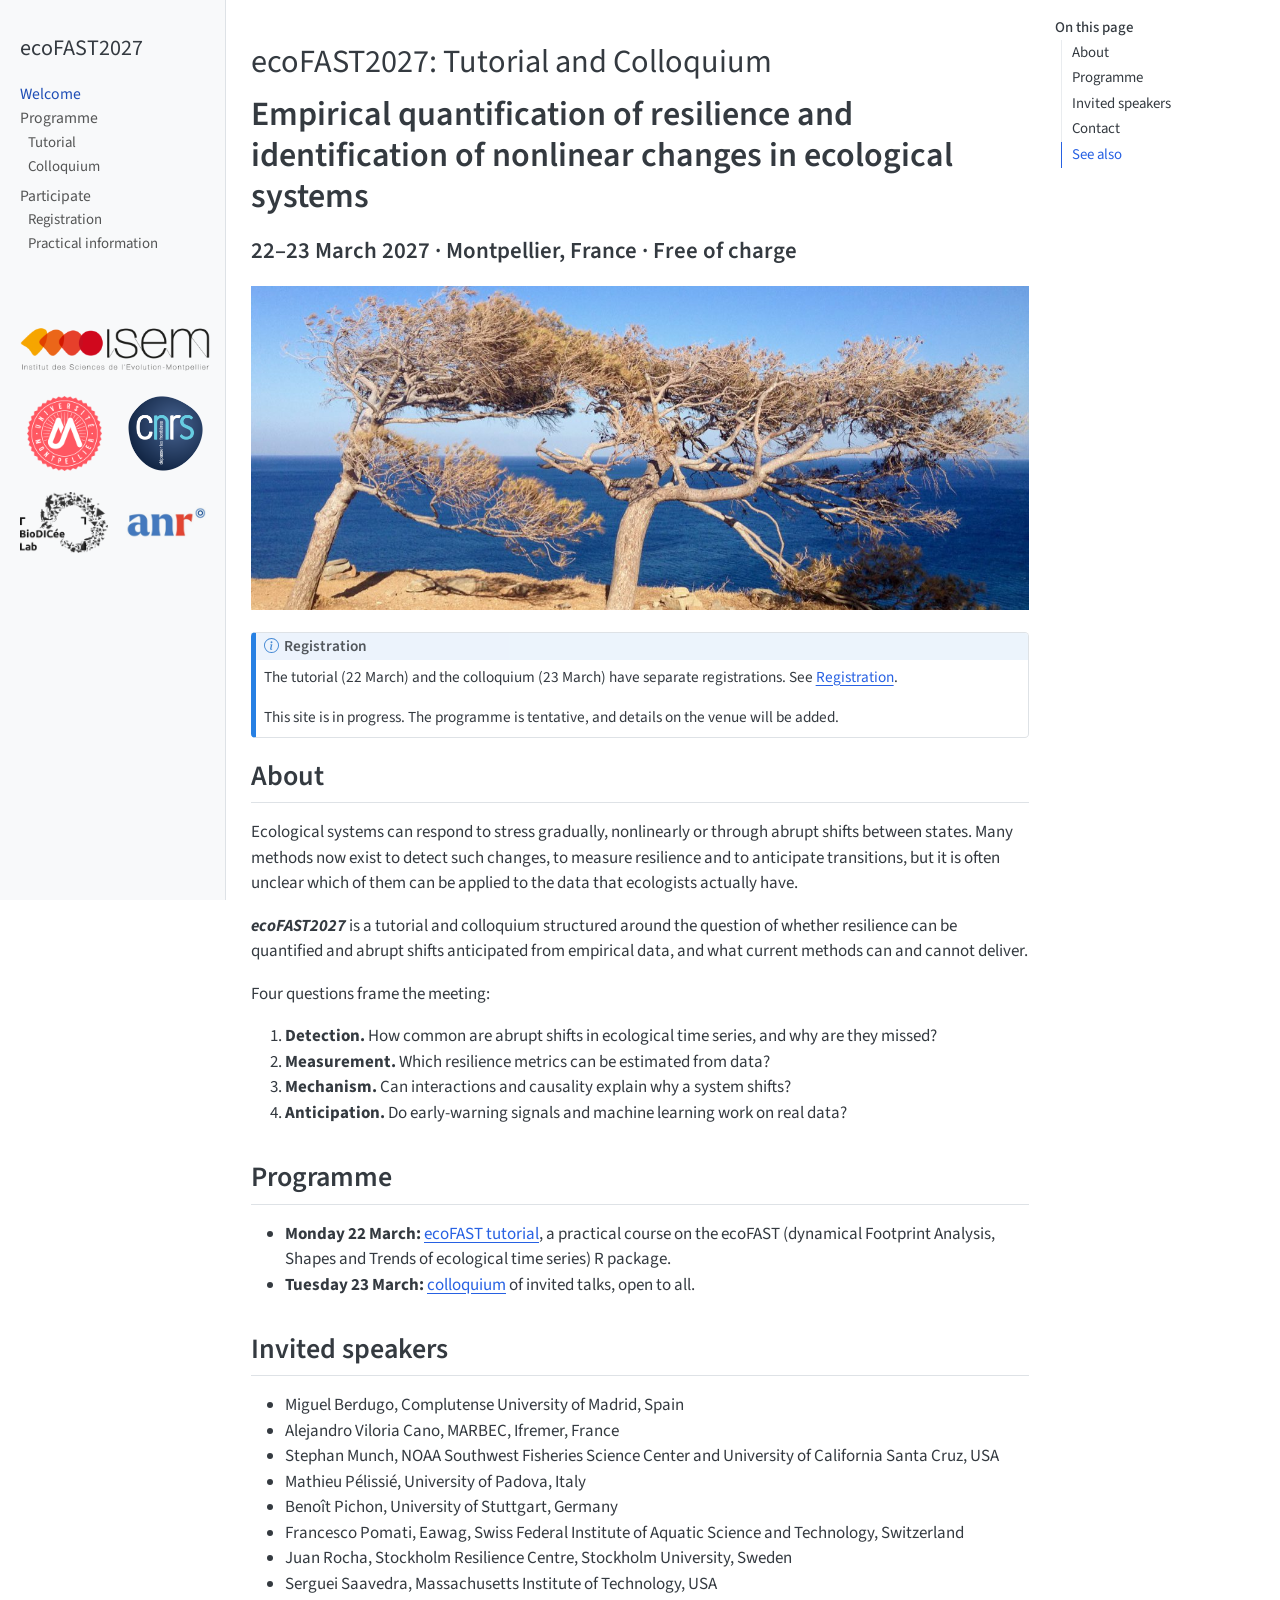
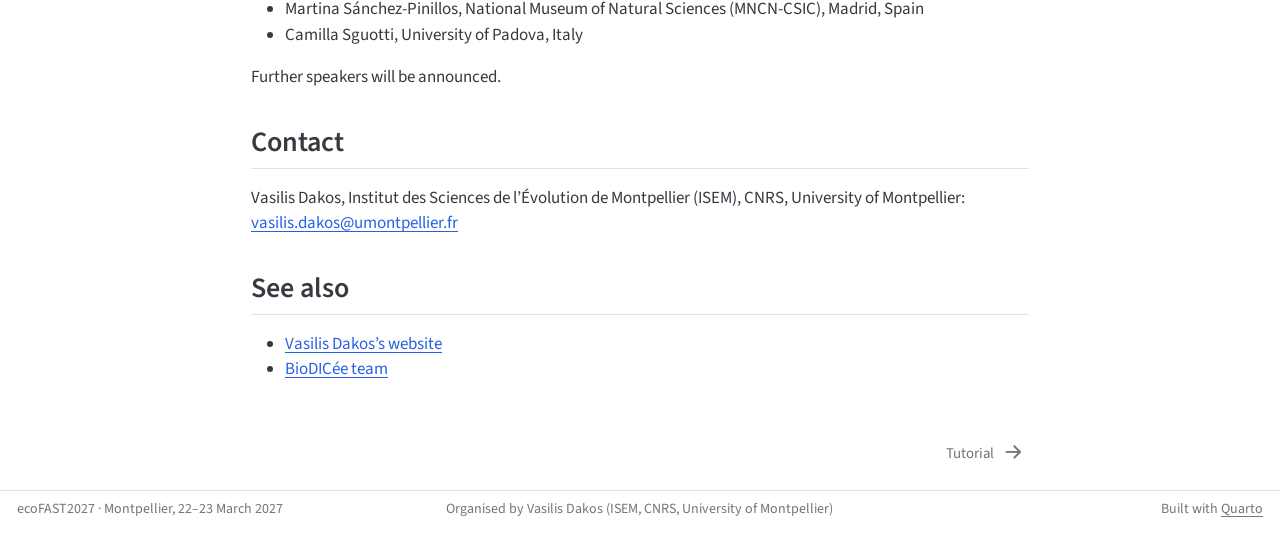
<file: docs/index.html>
<!DOCTYPE html>
<html xmlns="http://www.w3.org/1999/xhtml" lang="en" xml:lang="en"><head>

<meta charset="utf-8">
<meta name="generator" content="quarto-1.10.18">

<meta name="viewport" content="width=device-width, initial-scale=1.0, user-scalable=yes">


<title>Empirical quantification of resilience and identification of nonlinear changes in ecological systems – ecoFAST2027</title>
<style>
/* Default styles provided by pandoc.
** See https://pandoc.org/MANUAL.html#variables-for-html for config info.
*/
span.smallcaps{font-variant: small-caps;}
div.columns{display: flex; gap: 1.5em;}
div.column{flex: auto;}
@media screen {
div.columns{gap: min(4vw, 1.5em);}
div.column{overflow-x: auto;}
}
div.hanging-indent{margin-left: 1.5em; text-indent: -1.5em;}
ul.task-list{list-style: none;}
ul.task-list li input[type="checkbox"] {
  width: 0.8em;
  margin: 0 0.8em 0.2em -1em; /* quarto-specific, see https://github.com/quarto-dev/quarto-cli/issues/4556 */ 
  vertical-align: middle;
}
</style>


<script src="site_libs/quarto-nav/quarto-nav.js"></script>
<script src="site_libs/quarto-nav/headroom.min.js"></script>
<script src="site_libs/clipboard/clipboard.min.js"></script>
<script src="site_libs/quarto-search/autocomplete.umd.js"></script>
<script src="site_libs/quarto-search/fuse.min.js"></script>
<script src="site_libs/quarto-search/quarto-search.js"></script>
<meta name="quarto:offset" content="./">
<link href="./tutorial.html" rel="next">
<script src="site_libs/quarto-html/quarto.js" type="module"></script>
<script src="site_libs/quarto-html/tabsets/tabsets.js" type="module"></script>
<script src="site_libs/quarto-html/popper.min.js"></script>
<script src="site_libs/quarto-html/tippy.umd.min.js"></script>
<script src="site_libs/quarto-html/anchor.min.js"></script>
<link href="site_libs/quarto-html/tippy.css" rel="stylesheet">
<link href="site_libs/quarto-html/quarto-syntax-highlighting-64a204ab8560d761af7679ceaba22944.css" rel="stylesheet" id="quarto-text-highlighting-styles">
<script src="site_libs/bootstrap/bootstrap.min.js"></script>
<link href="site_libs/bootstrap/bootstrap-icons.css" rel="stylesheet">
<link href="site_libs/bootstrap/bootstrap-2c353fb1ee9795f3e46801e7bd733d82.min.css" rel="stylesheet" append-hash="true" id="quarto-bootstrap" data-mode="light">
<script id="quarto-search-options" type="application/json">{
  "location": "sidebar",
  "copy-button": false,
  "collapse-after": 3,
  "panel-placement": "start",
  "type": "textbox",
  "limit": 50,
  "keyboard-shortcut": [
    "f",
    "/",
    "s"
  ],
  "show-item-context": false,
  "language": {
    "search-no-results-text": "No results",
    "search-matching-documents-text": "matching documents",
    "search-copy-link-title": "Copy link to search",
    "search-hide-matches-text": "Hide additional matches",
    "search-more-match-text": "more match in this document",
    "search-more-matches-text": "more matches in this document",
    "search-clear-button-title": "Clear",
    "search-text-placeholder": "",
    "search-detached-cancel-button-title": "Cancel",
    "search-submit-button-title": "Submit",
    "search-label": "Search"
  }
}</script>


<link rel="stylesheet" href="styles.css">
</head>

<body class="nav-sidebar docked welcome quarto-light">

<div id="quarto-search-results"></div>
  <header id="quarto-header" class="headroom fixed-top">
  <nav class="quarto-secondary-nav">
    <div class="container-fluid d-flex">
      <button type="button" class="quarto-btn-toggle btn" data-bs-toggle="collapse" role="button" data-bs-target=".quarto-sidebar-collapse-item" aria-controls="quarto-sidebar" aria-expanded="false" aria-label="Toggle sidebar navigation" onclick="if (window.quartoToggleHeadroom) { window.quartoToggleHeadroom(); }">
        <i class="bi bi-layout-text-sidebar-reverse"></i>
      </button>
        <nav class="quarto-page-breadcrumbs" aria-label="breadcrumb"><ol class="breadcrumb"><li class="breadcrumb-item"><a href="./index.html">Welcome</a></li></ol></nav>
        <a class="flex-grow-1" role="navigation" data-bs-toggle="collapse" data-bs-target=".quarto-sidebar-collapse-item" aria-controls="quarto-sidebar" aria-expanded="false" aria-label="Toggle sidebar navigation" onclick="if (window.quartoToggleHeadroom) { window.quartoToggleHeadroom(); }">      
        </a>
    </div>
  </nav>
</header>
<!-- content -->
<div id="quarto-content" class="quarto-container page-columns page-rows-contents page-layout-article">
<!-- sidebar -->
  <nav id="quarto-sidebar" class="sidebar collapse collapse-horizontal quarto-sidebar-collapse-item sidebar-navigation docked overflow-auto">
    <div class="pt-lg-2 mt-2 text-left sidebar-header">
    <div class="sidebar-title mb-0 py-0">
      <a href="./">ecoFAST2027</a> 
    </div>
      </div>
    <div class="sidebar-menu-container"> 
    <ul class="list-unstyled mt-1">
        <li class="sidebar-item">
  <div class="sidebar-item-container"> 
  <a href="./index.html" class="sidebar-item-text sidebar-link active">
 <span class="menu-text">Welcome</span></a>
  </div>
</li>
        <li class="sidebar-item sidebar-item-section">
      <div class="sidebar-item-container"> 
            <a class="sidebar-item-text sidebar-link text-start" data-bs-toggle="collapse" data-bs-target="#quarto-sidebar-section-1" role="navigation" aria-expanded="true">
 <span class="menu-text">Programme</span></a>
          <a class="sidebar-item-toggle text-start" data-bs-toggle="collapse" data-bs-target="#quarto-sidebar-section-1" role="navigation" aria-expanded="true" aria-label="Toggle section">
            <i class="bi bi-chevron-right ms-2"></i>
          </a> 
      </div>
      <ul id="quarto-sidebar-section-1" class="collapse list-unstyled sidebar-section depth1 show">  
          <li class="sidebar-item">
  <div class="sidebar-item-container"> 
  <a href="./tutorial.html" class="sidebar-item-text sidebar-link">
 <span class="menu-text">Tutorial</span></a>
  </div>
</li>
          <li class="sidebar-item">
  <div class="sidebar-item-container"> 
  <a href="./colloquium.html" class="sidebar-item-text sidebar-link">
 <span class="menu-text">Colloquium</span></a>
  </div>
</li>
      </ul>
  </li>
        <li class="sidebar-item sidebar-item-section">
      <div class="sidebar-item-container"> 
            <a class="sidebar-item-text sidebar-link text-start" data-bs-toggle="collapse" data-bs-target="#quarto-sidebar-section-2" role="navigation" aria-expanded="true">
 <span class="menu-text">Participate</span></a>
          <a class="sidebar-item-toggle text-start" data-bs-toggle="collapse" data-bs-target="#quarto-sidebar-section-2" role="navigation" aria-expanded="true" aria-label="Toggle section">
            <i class="bi bi-chevron-right ms-2"></i>
          </a> 
      </div>
      <ul id="quarto-sidebar-section-2" class="collapse list-unstyled sidebar-section depth1 show">  
          <li class="sidebar-item">
  <div class="sidebar-item-container"> 
  <a href="./registration.html" class="sidebar-item-text sidebar-link">
 <span class="menu-text">Registration</span></a>
  </div>
</li>
          <li class="sidebar-item">
  <div class="sidebar-item-container"> 
  <a href="./practical.html" class="sidebar-item-text sidebar-link">
 <span class="menu-text">Practical information</span></a>
  </div>
</li>
      </ul>
  </li>
    </ul>
    </div>
<div class="quarto-sidebar-footer"><div class="sidebar-footer-item">
<div class="sidebar-logos">
<p><a href="https://isem-evolution.fr/en/"><img src="images/logos/isem.png" alt="ISEM"></a> <a href="https://www.umontpellier.fr/en/"><img src="images/logos/um.png" alt="University of Montpellier"></a> <a href="https://www.cnrs.fr/en"><img src="images/logos/cnrs.png" alt="CNRS"></a> <a href="https://biodicee.edu.umontpellier.fr/"><img src="images/logos/biodicee.png" alt="BioDICée Lab"></a> <a href="https://anr.fr/en/"><img src="images/logos/anr.jpg" alt="ANR"></a></p>
</div>
</div></div></nav>
<div id="quarto-sidebar-glass" class="quarto-sidebar-collapse-item" data-bs-toggle="collapse" data-bs-target=".quarto-sidebar-collapse-item"></div>
<!-- margin-sidebar -->
    <div id="quarto-margin-sidebar" class="sidebar margin-sidebar">
        <nav id="TOC" role="doc-toc" class="toc-active">
    <h2 id="toc-title">On this page</h2>
   
  <ul>
  <li><a href="#about" id="toc-about" class="nav-link active" data-scroll-target="#about">About</a></li>
  <li><a href="#programme" id="toc-programme" class="nav-link" data-scroll-target="#programme">Programme</a></li>
  <li><a href="#invited-speakers" id="toc-invited-speakers" class="nav-link" data-scroll-target="#invited-speakers">Invited speakers</a></li>
  <li><a href="#contact" id="toc-contact" class="nav-link" data-scroll-target="#contact">Contact</a></li>
  <li><a href="#see-also" id="toc-see-also" class="nav-link" data-scroll-target="#see-also">See also</a></li>
  </ul>
</nav>
    </div>
<!-- main -->
<main class="content" id="quarto-document-content">

<header id="title-block-header" class="quarto-title-block default">
<div class="quarto-title">
<h1 class="title">Empirical quantification of resilience and identification of nonlinear changes in ecological systems</h1>
<p class="subtitle lead">ecoFAST2027: Tutorial and Colloquium</p>
</div>



<div class="quarto-title-meta">

    
  
    
  </div>
  


</header>


<p><span class="meeting-dates">22–23 March 2027 · Montpellier, France · Free of charge</span></p>
<p><img src="images/banner.jpg" class="img-fluid" alt="Two wind-shaped trees on a cliff above the sea"></p>
<div class="callout callout-style-default callout-note callout-titled">
<div class="callout-header d-flex align-content-center">
<div class="callout-icon-container">
<i class="callout-icon"></i>
</div>
<div class="callout-title-container flex-fill">
<span class="screen-reader-only">Note</span>Registration
</div>
</div>
<div class="callout-body-container callout-body">
<p>The tutorial (22 March) and the colloquium (23 March) have separate registrations. See <a href="./registration.html">Registration</a>.</p>
<p>This site is in progress. The programme is tentative, and details on the venue will be added.</p>
</div>
</div>
<section id="about" class="level2">
<h2 class="anchored" data-anchor-id="about">About</h2>
<p>Ecological systems can respond to stress gradually, nonlinearly or through abrupt shifts between states. Many methods now exist to detect such changes, to measure resilience and to anticipate transitions, but it is often unclear which of them can be applied to the data that ecologists actually have.</p>
<p><strong><em>ecoFAST2027</em></strong> is a tutorial and colloquium structured around the question of whether resilience can be quantified and abrupt shifts anticipated from empirical data, and what current methods can and cannot deliver.</p>
<p>Four questions frame the meeting:</p>
<ol type="1">
<li><strong>Detection.</strong> How common are abrupt shifts in ecological time series, and why are they missed?</li>
<li><strong>Measurement.</strong> Which resilience metrics can be estimated from data?</li>
<li><strong>Mechanism.</strong> Can interactions and causality explain why a system shifts?</li>
<li><strong>Anticipation.</strong> Do early-warning signals and machine learning work on real data?</li>
</ol>
</section>
<section id="programme" class="level2">
<h2 class="anchored" data-anchor-id="programme">Programme</h2>
<ul>
<li><strong>Monday 22 March:</strong> <a href="./tutorial.html">ecoFAST tutorial</a>, a practical course on the ecoFAST (dynamical Footprint Analysis, Shapes and Trends of ecological time series) R package.</li>
<li><strong>Tuesday 23 March:</strong> <a href="./colloquium.html">colloquium</a> of invited talks, open to all.</li>
</ul>
</section>
<section id="invited-speakers" class="level2">
<h2 class="anchored" data-anchor-id="invited-speakers">Invited speakers</h2>
<ul>
<li>Miguel Berdugo, Complutense University of Madrid, Spain</li>
<li>Alejandro Viloria Cano, MARBEC, Ifremer, France</li>
<li>Stephan Munch, NOAA Southwest Fisheries Science Center and University of California Santa Cruz, USA</li>
<li>Mathieu Pélissié, University of Padova, Italy</li>
<li>Benoît Pichon, University of Stuttgart, Germany</li>
<li>Francesco Pomati, Eawag, Swiss Federal Institute of Aquatic Science and Technology, Switzerland</li>
<li>Juan Rocha, Stockholm Resilience Centre, Stockholm University, Sweden</li>
<li>Serguei Saavedra, Massachusetts Institute of Technology, USA</li>
<li>Martina Sánchez-Pinillos, National Museum of Natural Sciences (MNCN-CSIC), Madrid, Spain</li>
<li>Camilla Sguotti, University of Padova, Italy</li>
</ul>
<p>Further speakers will be announced.</p>
</section>
<section id="contact" class="level2">
<h2 class="anchored" data-anchor-id="contact">Contact</h2>
<p>Vasilis Dakos, Institut des Sciences de l’Évolution de Montpellier (ISEM), CNRS, University of Montpellier: <a href="mailto:vasilis.dakos@umontpellier.fr">vasilis.dakos@umontpellier.fr</a></p>
</section>
<section id="see-also" class="level2">
<h2 class="anchored" data-anchor-id="see-also">See also</h2>
<ul>
<li><a href="https://www.vasilisdakos.info">Vasilis Dakos’s website</a></li>
<li><a href="https://biodicee.edu.umontpellier.fr/">BioDICée team</a></li>
</ul>


</section>

</main> <!-- /main -->
<script id="quarto-html-after-body" type="application/javascript">
  window.document.addEventListener("DOMContentLoaded", function (event) {
    const icon = "";
    const anchorJS = new window.AnchorJS();
    anchorJS.options = {
      placement: 'right',
      icon: icon
    };
    anchorJS.add('.anchored');
    const isCodeAnnotation = (el) => {
      for (const clz of el.classList) {
        if (clz.startsWith('code-annotation-')) {                     
          return true;
        }
      }
      return false;
    }
    const onCopySuccess = function(e) {
      // button target
      const button = e.trigger;
      // don't keep focus
      button.blur();
      // flash "checked"
      button.classList.add('code-copy-button-checked');
      var currentTitle = button.getAttribute("title");
      button.setAttribute("title", "Copied!");
      let tooltip;
      if (window.bootstrap) {
        button.setAttribute("data-bs-toggle", "tooltip");
        button.setAttribute("data-bs-placement", "left");
        button.setAttribute("data-bs-title", "Copied!");
        tooltip = new bootstrap.Tooltip(button, 
          { trigger: "manual", 
            customClass: "code-copy-button-tooltip",
            offset: [0, -8]});
        tooltip.show();    
      }
      setTimeout(function() {
        if (tooltip) {
          tooltip.hide();
          button.removeAttribute("data-bs-title");
          button.removeAttribute("data-bs-toggle");
          button.removeAttribute("data-bs-placement");
        }
        button.setAttribute("title", currentTitle);
        button.classList.remove('code-copy-button-checked');
      }, 1000);
      // clear code selection
      e.clearSelection();
    }
    const getTextToCopy = function(trigger) {
      const outerScaffold = trigger.parentElement.cloneNode(true);
      const codeEl = outerScaffold.querySelector('code');
      for (const childEl of codeEl.children) {
        if (isCodeAnnotation(childEl)) {
          childEl.remove();
        }
      }
      return codeEl.innerText;
    }
    const clipboard = new window.ClipboardJS('.code-copy-button:not([data-in-quarto-modal])', {
      text: getTextToCopy
    });
    clipboard.on('success', onCopySuccess);
    if (window.document.getElementById('quarto-embedded-source-code-modal')) {
      const clipboardModal = new window.ClipboardJS('.code-copy-button[data-in-quarto-modal]', {
        text: getTextToCopy,
        container: window.document.getElementById('quarto-embedded-source-code-modal')
      });
      clipboardModal.on('success', onCopySuccess);
    }
      var localhostRegex = new RegExp(/^(?:http|https):\/\/localhost\:?[0-9]*\//);
      var mailtoRegex = new RegExp(/^mailto:/);
        var filterRegex = new RegExp("https:\/\/dynshift\.github\.io\/ecoFAST2027\/");
      var isInternal = (href) => {
          return filterRegex.test(href) || localhostRegex.test(href) || mailtoRegex.test(href);
      }
      // Inspect non-navigation links and adorn them if external
     var links = window.document.querySelectorAll('a[href]:not(.nav-link):not(.navbar-brand):not(.toc-action):not(.sidebar-link):not(.sidebar-item-toggle):not(.pagination-link):not(.no-external):not([aria-hidden]):not(.dropdown-item):not(.quarto-navigation-tool):not(.about-link)');
      for (var i=0; i<links.length; i++) {
        const link = links[i];
        if (!isInternal(link.href)) {
          // undo the damage that might have been done by quarto-nav.js in the case of
          // links that we want to consider external
          if (link.dataset.originalHref !== undefined) {
            link.href = link.dataset.originalHref;
          }
        }
      }
    function tippyHover(el, contentFn, onTriggerFn, onUntriggerFn) {
      const config = {
        allowHTML: true,
        maxWidth: 500,
        delay: 100,
        arrow: false,
        appendTo: function(el) {
            return el.parentElement;
        },
        interactive: true,
        interactiveBorder: 10,
        theme: 'quarto',
        placement: 'bottom-start',
      };
      if (contentFn) {
        config.content = contentFn;
      }
      if (onTriggerFn) {
        config.onTrigger = onTriggerFn;
      }
      if (onUntriggerFn) {
        config.onUntrigger = onUntriggerFn;
      }
      window.tippy(el, config); 
    }
    const noterefs = window.document.querySelectorAll('a[role="doc-noteref"]');
    for (var i=0; i<noterefs.length; i++) {
      const ref = noterefs[i];
      tippyHover(ref, function() {
        // use id or data attribute instead here
        let href = ref.getAttribute('data-footnote-href') || ref.getAttribute('href');
        try { href = new URL(href).hash; } catch {}
        const id = href.replace(/^#\/?/, "");
        const note = window.document.getElementById(id);
        if (note) {
          return note.innerHTML;
        } else {
          return "";
        }
      });
    }
    const xrefs = window.document.querySelectorAll('a.quarto-xref');
    const processXRef = (id, note) => {
      // Strip column container classes
      const stripColumnClz = (el) => {
        el.classList.remove("page-full", "page-columns");
        if (el.children) {
          for (const child of el.children) {
            stripColumnClz(child);
          }
        }
      }
      stripColumnClz(note)
      if (id === null || id.startsWith('sec-')) {
        // Special case sections, only their first couple elements
        const container = document.createElement("div");
        if (note.children && note.children.length > 2) {
          container.appendChild(note.children[0].cloneNode(true));
          for (let i = 1; i < note.children.length; i++) {
            const child = note.children[i];
            if (child.tagName === "P" && child.innerText === "") {
              continue;
            } else {
              container.appendChild(child.cloneNode(true));
              break;
            }
          }
          if (window.Quarto?.typesetMath) {
            window.Quarto.typesetMath(container);
          }
          return container.innerHTML
        } else {
          if (window.Quarto?.typesetMath) {
            window.Quarto.typesetMath(note);
          }
          return note.innerHTML;
        }
      } else {
        // Remove any anchor links if they are present
        const anchorLink = note.querySelector('a.anchorjs-link');
        if (anchorLink) {
          anchorLink.remove();
        }
        if (window.Quarto?.typesetMath) {
          window.Quarto.typesetMath(note);
        }
        if (note.classList.contains("callout")) {
          return note.outerHTML;
        } else {
          return note.innerHTML;
        }
      }
    }
    for (var i=0; i<xrefs.length; i++) {
      const xref = xrefs[i];
      tippyHover(xref, undefined, function(instance) {
        instance.disable();
        let url = xref.getAttribute('href');
        let hash = undefined; 
        if (url.startsWith('#')) {
          hash = url;
        } else {
          try { hash = new URL(url).hash; } catch {}
        }
        if (hash) {
          const id = hash.replace(/^#\/?/, "");
          const note = window.document.getElementById(id);
          if (note !== null) {
            try {
              const html = processXRef(id, note.cloneNode(true));
              instance.setContent(html);
            } finally {
              instance.enable();
              instance.show();
            }
          } else {
            // See if we can fetch this
            fetch(url.split('#')[0])
            .then(res => res.text())
            .then(html => {
              const parser = new DOMParser();
              const htmlDoc = parser.parseFromString(html, "text/html");
              const note = htmlDoc.getElementById(id);
              if (note !== null) {
                const html = processXRef(id, note);
                instance.setContent(html);
              } 
            }).finally(() => {
              instance.enable();
              instance.show();
            });
          }
        } else {
          // See if we can fetch a full url (with no hash to target)
          // This is a special case and we should probably do some content thinning / targeting
          fetch(url)
          .then(res => res.text())
          .then(html => {
            const parser = new DOMParser();
            const htmlDoc = parser.parseFromString(html, "text/html");
            const note = htmlDoc.querySelector('main.content');
            if (note !== null) {
              // This should only happen for chapter cross references
              // (since there is no id in the URL)
              // remove the first header
              if (note.children.length > 0 && note.children[0].tagName === "HEADER") {
                note.children[0].remove();
              }
              const html = processXRef(null, note);
              instance.setContent(html);
            } 
          }).finally(() => {
            instance.enable();
            instance.show();
          });
        }
      }, function(instance) {
      });
    }
        let selectedAnnoteEl;
        const selectorForAnnotation = ( cell, annotation) => {
          let cellAttr = 'data-code-cell="' + cell + '"';
          let lineAttr = 'data-code-annotation="' +  annotation + '"';
          const selector = 'span[' + cellAttr + '][' + lineAttr + ']';
          return selector;
        }
        const selectCodeLines = (annoteEl) => {
          const doc = window.document;
          const targetCell = annoteEl.getAttribute("data-target-cell");
          const targetAnnotation = annoteEl.getAttribute("data-target-annotation");
          const annoteSpan = window.document.querySelector(selectorForAnnotation(targetCell, targetAnnotation));
          const lines = annoteSpan.getAttribute("data-code-lines").split(",");
          const lineIds = lines.map((line) => {
            return targetCell + "-" + line;
          })
          let top = null;
          let height = null;
          let parent = null;
          if (lineIds.length > 0) {
              //compute the position of the single el (top and bottom and make a div)
              const el = window.document.getElementById(lineIds[0]);
              top = el.offsetTop;
              height = el.offsetHeight;
              parent = el.parentElement.parentElement;
            if (lineIds.length > 1) {
              const lastEl = window.document.getElementById(lineIds[lineIds.length - 1]);
              const bottom = lastEl.offsetTop + lastEl.offsetHeight;
              height = bottom - top;
            }
            if (top !== null && height !== null && parent !== null) {
              // cook up a div (if necessary) and position it 
              let div = window.document.getElementById("code-annotation-line-highlight");
              if (div === null) {
                div = window.document.createElement("div");
                div.setAttribute("id", "code-annotation-line-highlight");
                div.style.position = 'absolute';
                parent.appendChild(div);
              }
              div.style.top = top - 2 + "px";
              div.style.height = height + 4 + "px";
              div.style.left = 0;
              let gutterDiv = window.document.getElementById("code-annotation-line-highlight-gutter");
              if (gutterDiv === null) {
                gutterDiv = window.document.createElement("div");
                gutterDiv.setAttribute("id", "code-annotation-line-highlight-gutter");
                gutterDiv.style.position = 'absolute';
                const codeCell = window.document.getElementById(targetCell);
                const gutter = codeCell.querySelector('.code-annotation-gutter');
                gutter.appendChild(gutterDiv);
              }
              gutterDiv.style.top = top - 2 + "px";
              gutterDiv.style.height = height + 4 + "px";
            }
            selectedAnnoteEl = annoteEl;
          }
        };
        const unselectCodeLines = () => {
          const elementsIds = ["code-annotation-line-highlight", "code-annotation-line-highlight-gutter"];
          elementsIds.forEach((elId) => {
            const div = window.document.getElementById(elId);
            if (div) {
              div.remove();
            }
          });
          selectedAnnoteEl = undefined;
        };
          // Handle positioning of the toggle
      window.addEventListener(
        "resize",
        throttle(() => {
          elRect = undefined;
          if (selectedAnnoteEl) {
            selectCodeLines(selectedAnnoteEl);
          }
        }, 10)
      );
      function throttle(fn, ms) {
      let throttle = false;
      let timer;
        return (...args) => {
          if(!throttle) { // first call gets through
              fn.apply(this, args);
              throttle = true;
          } else { // all the others get throttled
              if(timer) clearTimeout(timer); // cancel #2
              timer = setTimeout(() => {
                fn.apply(this, args);
                timer = throttle = false;
              }, ms);
          }
        };
      }
        // Attach click handler to the DT
        const annoteDls = window.document.querySelectorAll('dt[data-target-cell]');
        for (const annoteDlNode of annoteDls) {
          annoteDlNode.addEventListener('click', (event) => {
            const clickedEl = event.target;
            if (clickedEl !== selectedAnnoteEl) {
              unselectCodeLines();
              const activeEl = window.document.querySelector('dt[data-target-cell].code-annotation-active');
              if (activeEl) {
                activeEl.classList.remove('code-annotation-active');
              }
              selectCodeLines(clickedEl);
              clickedEl.classList.add('code-annotation-active');
            } else {
              // Unselect the line
              unselectCodeLines();
              clickedEl.classList.remove('code-annotation-active');
            }
          });
        }
    const findCites = (el) => {
      const parentEl = el.parentElement;
      if (parentEl) {
        const cites = parentEl.dataset.cites;
        if (cites) {
          return {
            el,
            cites: cites.split(' ')
          };
        } else {
          return findCites(el.parentElement)
        }
      } else {
        return undefined;
      }
    };
    var bibliorefs = window.document.querySelectorAll('a[role="doc-biblioref"]');
    for (var i=0; i<bibliorefs.length; i++) {
      const ref = bibliorefs[i];
      const citeInfo = findCites(ref);
      if (citeInfo) {
        tippyHover(citeInfo.el, function() {
          var popup = window.document.createElement('div');
          citeInfo.cites.forEach(function(cite) {
            var citeDiv = window.document.createElement('div');
            citeDiv.classList.add('hanging-indent');
            citeDiv.classList.add('csl-entry');
            var biblioDiv = window.document.getElementById('ref-' + cite);
            if (biblioDiv) {
              citeDiv.innerHTML = biblioDiv.innerHTML;
            }
            popup.appendChild(citeDiv);
          });
          return popup.innerHTML;
        });
      }
    }
  });
  </script>
<nav class="page-navigation">
  <div class="nav-page nav-page-previous">
  </div>
  <div class="nav-page nav-page-next">
      <a href="./tutorial.html" class="pagination-link" aria-label="Tutorial">
        <span class="nav-page-text">Tutorial</span> <i class="bi bi-arrow-right-short"></i>
      </a>
  </div>
</nav>
</div> <!-- /content -->
<footer class="footer">
  <div class="nav-footer">
    <div class="nav-footer-left">
<p>ecoFAST2027 · Montpellier, 22–23 March 2027</p>
</div>   
    <div class="nav-footer-center">
<p>Organised by Vasilis Dakos (ISEM, CNRS, University of Montpellier)</p>
</div>
    <div class="nav-footer-right">
<p>Built with <a href="https://quarto.org/">Quarto</a></p>
</div>
  </div>
</footer>




</body></html>
</file>
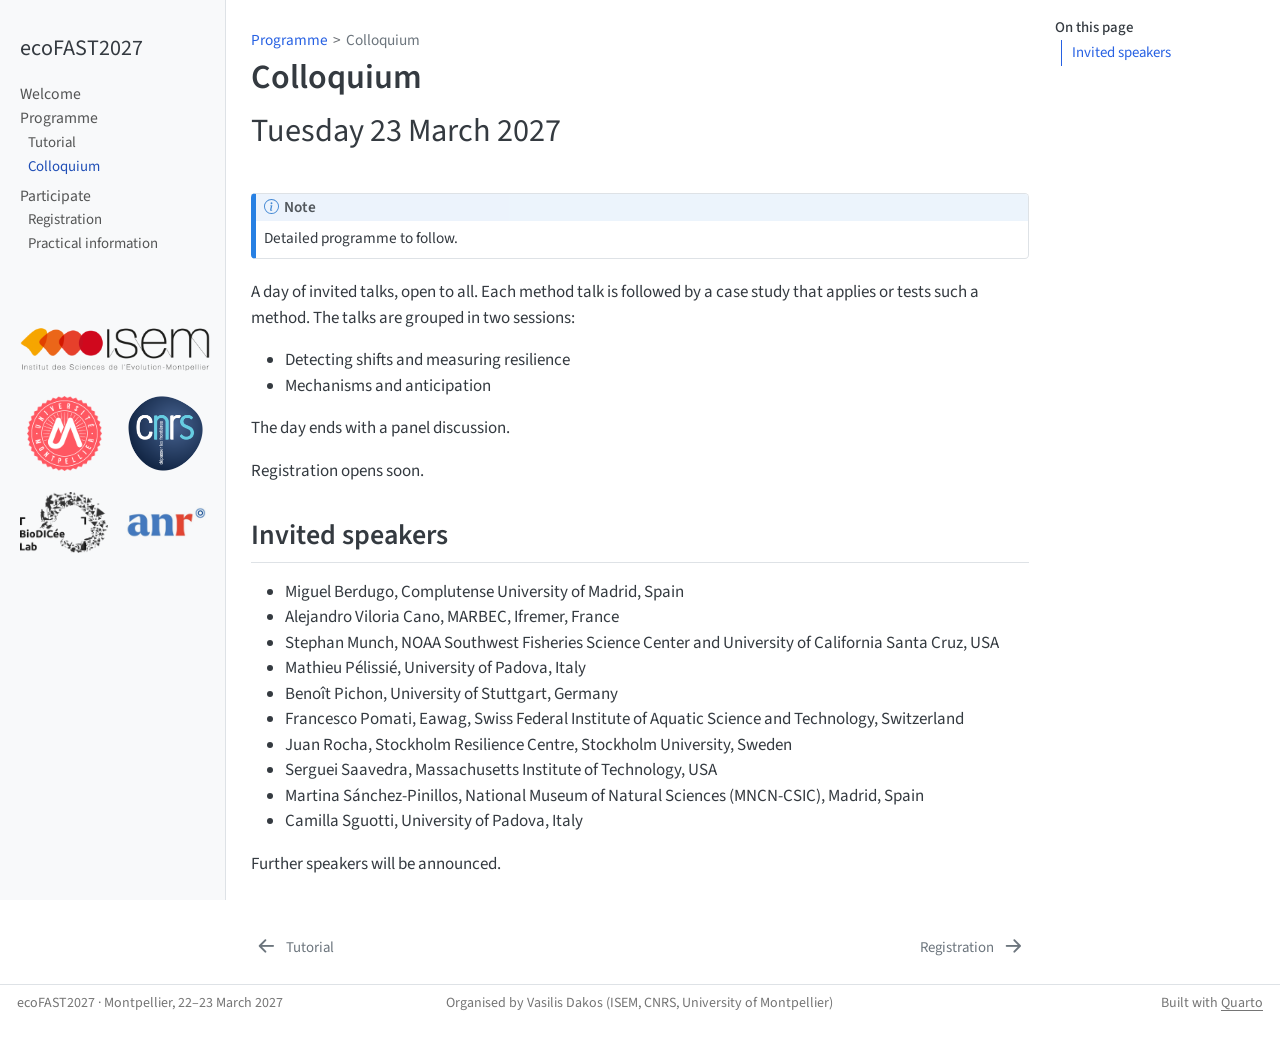
<file: docs/colloquium.html>
<!DOCTYPE html>
<html xmlns="http://www.w3.org/1999/xhtml" lang="en" xml:lang="en"><head>

<meta charset="utf-8">
<meta name="generator" content="quarto-1.10.18">

<meta name="viewport" content="width=device-width, initial-scale=1.0, user-scalable=yes">


<title>Colloquium – ecoFAST2027</title>
<style>
/* Default styles provided by pandoc.
** See https://pandoc.org/MANUAL.html#variables-for-html for config info.
*/
span.smallcaps{font-variant: small-caps;}
div.columns{display: flex; gap: 1.5em;}
div.column{flex: auto;}
@media screen {
div.columns{gap: min(4vw, 1.5em);}
div.column{overflow-x: auto;}
}
div.hanging-indent{margin-left: 1.5em; text-indent: -1.5em;}
ul.task-list{list-style: none;}
ul.task-list li input[type="checkbox"] {
  width: 0.8em;
  margin: 0 0.8em 0.2em -1em; /* quarto-specific, see https://github.com/quarto-dev/quarto-cli/issues/4556 */ 
  vertical-align: middle;
}
</style>


<script src="site_libs/quarto-nav/quarto-nav.js"></script>
<script src="site_libs/quarto-nav/headroom.min.js"></script>
<script src="site_libs/clipboard/clipboard.min.js"></script>
<script src="site_libs/quarto-search/autocomplete.umd.js"></script>
<script src="site_libs/quarto-search/fuse.min.js"></script>
<script src="site_libs/quarto-search/quarto-search.js"></script>
<meta name="quarto:offset" content="./">
<link href="./registration.html" rel="next">
<link href="./tutorial.html" rel="prev">
<script src="site_libs/quarto-html/quarto.js" type="module"></script>
<script src="site_libs/quarto-html/tabsets/tabsets.js" type="module"></script>
<script src="site_libs/quarto-html/popper.min.js"></script>
<script src="site_libs/quarto-html/tippy.umd.min.js"></script>
<script src="site_libs/quarto-html/anchor.min.js"></script>
<link href="site_libs/quarto-html/tippy.css" rel="stylesheet">
<link href="site_libs/quarto-html/quarto-syntax-highlighting-64a204ab8560d761af7679ceaba22944.css" rel="stylesheet" id="quarto-text-highlighting-styles">
<script src="site_libs/bootstrap/bootstrap.min.js"></script>
<link href="site_libs/bootstrap/bootstrap-icons.css" rel="stylesheet">
<link href="site_libs/bootstrap/bootstrap-2c353fb1ee9795f3e46801e7bd733d82.min.css" rel="stylesheet" append-hash="true" id="quarto-bootstrap" data-mode="light">
<script id="quarto-search-options" type="application/json">{
  "location": "sidebar",
  "copy-button": false,
  "collapse-after": 3,
  "panel-placement": "start",
  "type": "textbox",
  "limit": 50,
  "keyboard-shortcut": [
    "f",
    "/",
    "s"
  ],
  "show-item-context": false,
  "language": {
    "search-no-results-text": "No results",
    "search-matching-documents-text": "matching documents",
    "search-copy-link-title": "Copy link to search",
    "search-hide-matches-text": "Hide additional matches",
    "search-more-match-text": "more match in this document",
    "search-more-matches-text": "more matches in this document",
    "search-clear-button-title": "Clear",
    "search-text-placeholder": "",
    "search-detached-cancel-button-title": "Cancel",
    "search-submit-button-title": "Submit",
    "search-label": "Search"
  }
}</script>


<link rel="stylesheet" href="styles.css">
</head>

<body class="nav-sidebar docked quarto-light">

<div id="quarto-search-results"></div>
  <header id="quarto-header" class="headroom fixed-top">
  <nav class="quarto-secondary-nav">
    <div class="container-fluid d-flex">
      <button type="button" class="quarto-btn-toggle btn" data-bs-toggle="collapse" role="button" data-bs-target=".quarto-sidebar-collapse-item" aria-controls="quarto-sidebar" aria-expanded="false" aria-label="Toggle sidebar navigation" onclick="if (window.quartoToggleHeadroom) { window.quartoToggleHeadroom(); }">
        <i class="bi bi-layout-text-sidebar-reverse"></i>
      </button>
        <nav class="quarto-page-breadcrumbs" aria-label="breadcrumb"><ol class="breadcrumb"><li class="breadcrumb-item"><a href="./tutorial.html">Programme</a></li><li class="breadcrumb-item"><a href="./colloquium.html">Colloquium</a></li></ol></nav>
        <a class="flex-grow-1" role="navigation" data-bs-toggle="collapse" data-bs-target=".quarto-sidebar-collapse-item" aria-controls="quarto-sidebar" aria-expanded="false" aria-label="Toggle sidebar navigation" onclick="if (window.quartoToggleHeadroom) { window.quartoToggleHeadroom(); }">      
        </a>
    </div>
  </nav>
</header>
<!-- content -->
<div id="quarto-content" class="quarto-container page-columns page-rows-contents page-layout-article">
<!-- sidebar -->
  <nav id="quarto-sidebar" class="sidebar collapse collapse-horizontal quarto-sidebar-collapse-item sidebar-navigation docked overflow-auto">
    <div class="pt-lg-2 mt-2 text-left sidebar-header">
    <div class="sidebar-title mb-0 py-0">
      <a href="./">ecoFAST2027</a> 
    </div>
      </div>
    <div class="sidebar-menu-container"> 
    <ul class="list-unstyled mt-1">
        <li class="sidebar-item">
  <div class="sidebar-item-container"> 
  <a href="./index.html" class="sidebar-item-text sidebar-link">
 <span class="menu-text">Welcome</span></a>
  </div>
</li>
        <li class="sidebar-item sidebar-item-section">
      <div class="sidebar-item-container"> 
            <a class="sidebar-item-text sidebar-link text-start" data-bs-toggle="collapse" data-bs-target="#quarto-sidebar-section-1" role="navigation" aria-expanded="true">
 <span class="menu-text">Programme</span></a>
          <a class="sidebar-item-toggle text-start" data-bs-toggle="collapse" data-bs-target="#quarto-sidebar-section-1" role="navigation" aria-expanded="true" aria-label="Toggle section">
            <i class="bi bi-chevron-right ms-2"></i>
          </a> 
      </div>
      <ul id="quarto-sidebar-section-1" class="collapse list-unstyled sidebar-section depth1 show">  
          <li class="sidebar-item">
  <div class="sidebar-item-container"> 
  <a href="./tutorial.html" class="sidebar-item-text sidebar-link">
 <span class="menu-text">Tutorial</span></a>
  </div>
</li>
          <li class="sidebar-item">
  <div class="sidebar-item-container"> 
  <a href="./colloquium.html" class="sidebar-item-text sidebar-link active">
 <span class="menu-text">Colloquium</span></a>
  </div>
</li>
      </ul>
  </li>
        <li class="sidebar-item sidebar-item-section">
      <div class="sidebar-item-container"> 
            <a class="sidebar-item-text sidebar-link text-start" data-bs-toggle="collapse" data-bs-target="#quarto-sidebar-section-2" role="navigation" aria-expanded="true">
 <span class="menu-text">Participate</span></a>
          <a class="sidebar-item-toggle text-start" data-bs-toggle="collapse" data-bs-target="#quarto-sidebar-section-2" role="navigation" aria-expanded="true" aria-label="Toggle section">
            <i class="bi bi-chevron-right ms-2"></i>
          </a> 
      </div>
      <ul id="quarto-sidebar-section-2" class="collapse list-unstyled sidebar-section depth1 show">  
          <li class="sidebar-item">
  <div class="sidebar-item-container"> 
  <a href="./registration.html" class="sidebar-item-text sidebar-link">
 <span class="menu-text">Registration</span></a>
  </div>
</li>
          <li class="sidebar-item">
  <div class="sidebar-item-container"> 
  <a href="./practical.html" class="sidebar-item-text sidebar-link">
 <span class="menu-text">Practical information</span></a>
  </div>
</li>
      </ul>
  </li>
    </ul>
    </div>
<div class="quarto-sidebar-footer"><div class="sidebar-footer-item">
<div class="sidebar-logos">
<p><a href="https://isem-evolution.fr/en/"><img src="images/logos/isem.png" alt="ISEM"></a> <a href="https://www.umontpellier.fr/en/"><img src="images/logos/um.png" alt="University of Montpellier"></a> <a href="https://www.cnrs.fr/en"><img src="images/logos/cnrs.png" alt="CNRS"></a> <a href="https://biodicee.edu.umontpellier.fr/"><img src="images/logos/biodicee.png" alt="BioDICée Lab"></a> <a href="https://anr.fr/en/"><img src="images/logos/anr.jpg" alt="ANR"></a></p>
</div>
</div></div></nav>
<div id="quarto-sidebar-glass" class="quarto-sidebar-collapse-item" data-bs-toggle="collapse" data-bs-target=".quarto-sidebar-collapse-item"></div>
<!-- margin-sidebar -->
    <div id="quarto-margin-sidebar" class="sidebar margin-sidebar">
        <nav id="TOC" role="doc-toc" class="toc-active">
    <h2 id="toc-title">On this page</h2>
   
  <ul>
  <li><a href="#invited-speakers" id="toc-invited-speakers" class="nav-link active" data-scroll-target="#invited-speakers">Invited speakers</a></li>
  </ul>
</nav>
    </div>
<!-- main -->
<main class="content" id="quarto-document-content">

<header id="title-block-header" class="quarto-title-block default"><nav class="quarto-page-breadcrumbs quarto-title-breadcrumbs d-none d-lg-block" aria-label="breadcrumb"><ol class="breadcrumb"><li class="breadcrumb-item"><a href="./tutorial.html">Programme</a></li><li class="breadcrumb-item"><a href="./colloquium.html">Colloquium</a></li></ol></nav>
<div class="quarto-title">
<h1 class="title">Colloquium</h1>
<p class="subtitle lead">Tuesday 23 March 2027</p>
</div>



<div class="quarto-title-meta">

    
  
    
  </div>
  


</header>


<div class="callout callout-style-default callout-note callout-titled">
<div class="callout-header d-flex align-content-center">
<div class="callout-icon-container">
<i class="callout-icon"></i>
</div>
<div class="callout-title-container flex-fill">
Note
</div>
</div>
<div class="callout-body-container callout-body">
<p>Detailed programme to follow.</p>
</div>
</div>
<p>A day of invited talks, open to all. Each method talk is followed by a case study that applies or tests such a method. The talks are grouped in two sessions:</p>
<ul>
<li>Detecting shifts and measuring resilience</li>
<li>Mechanisms and anticipation</li>
</ul>
<p>The day ends with a panel discussion.</p>
<p>Registration opens soon.</p>
<section id="invited-speakers" class="level2">
<h2 class="anchored" data-anchor-id="invited-speakers">Invited speakers</h2>
<ul>
<li>Miguel Berdugo, Complutense University of Madrid, Spain</li>
<li>Alejandro Viloria Cano, MARBEC, Ifremer, France</li>
<li>Stephan Munch, NOAA Southwest Fisheries Science Center and University of California Santa Cruz, USA</li>
<li>Mathieu Pélissié, University of Padova, Italy</li>
<li>Benoît Pichon, University of Stuttgart, Germany</li>
<li>Francesco Pomati, Eawag, Swiss Federal Institute of Aquatic Science and Technology, Switzerland</li>
<li>Juan Rocha, Stockholm Resilience Centre, Stockholm University, Sweden</li>
<li>Serguei Saavedra, Massachusetts Institute of Technology, USA</li>
<li>Martina Sánchez-Pinillos, National Museum of Natural Sciences (MNCN-CSIC), Madrid, Spain</li>
<li>Camilla Sguotti, University of Padova, Italy</li>
</ul>
<p>Further speakers will be announced.</p>


</section>

</main> <!-- /main -->
<script id="quarto-html-after-body" type="application/javascript">
  window.document.addEventListener("DOMContentLoaded", function (event) {
    const icon = "";
    const anchorJS = new window.AnchorJS();
    anchorJS.options = {
      placement: 'right',
      icon: icon
    };
    anchorJS.add('.anchored');
    const isCodeAnnotation = (el) => {
      for (const clz of el.classList) {
        if (clz.startsWith('code-annotation-')) {                     
          return true;
        }
      }
      return false;
    }
    const onCopySuccess = function(e) {
      // button target
      const button = e.trigger;
      // don't keep focus
      button.blur();
      // flash "checked"
      button.classList.add('code-copy-button-checked');
      var currentTitle = button.getAttribute("title");
      button.setAttribute("title", "Copied!");
      let tooltip;
      if (window.bootstrap) {
        button.setAttribute("data-bs-toggle", "tooltip");
        button.setAttribute("data-bs-placement", "left");
        button.setAttribute("data-bs-title", "Copied!");
        tooltip = new bootstrap.Tooltip(button, 
          { trigger: "manual", 
            customClass: "code-copy-button-tooltip",
            offset: [0, -8]});
        tooltip.show();    
      }
      setTimeout(function() {
        if (tooltip) {
          tooltip.hide();
          button.removeAttribute("data-bs-title");
          button.removeAttribute("data-bs-toggle");
          button.removeAttribute("data-bs-placement");
        }
        button.setAttribute("title", currentTitle);
        button.classList.remove('code-copy-button-checked');
      }, 1000);
      // clear code selection
      e.clearSelection();
    }
    const getTextToCopy = function(trigger) {
      const outerScaffold = trigger.parentElement.cloneNode(true);
      const codeEl = outerScaffold.querySelector('code');
      for (const childEl of codeEl.children) {
        if (isCodeAnnotation(childEl)) {
          childEl.remove();
        }
      }
      return codeEl.innerText;
    }
    const clipboard = new window.ClipboardJS('.code-copy-button:not([data-in-quarto-modal])', {
      text: getTextToCopy
    });
    clipboard.on('success', onCopySuccess);
    if (window.document.getElementById('quarto-embedded-source-code-modal')) {
      const clipboardModal = new window.ClipboardJS('.code-copy-button[data-in-quarto-modal]', {
        text: getTextToCopy,
        container: window.document.getElementById('quarto-embedded-source-code-modal')
      });
      clipboardModal.on('success', onCopySuccess);
    }
      var localhostRegex = new RegExp(/^(?:http|https):\/\/localhost\:?[0-9]*\//);
      var mailtoRegex = new RegExp(/^mailto:/);
        var filterRegex = new RegExp("https:\/\/dynshift\.github\.io\/ecoFAST2027\/");
      var isInternal = (href) => {
          return filterRegex.test(href) || localhostRegex.test(href) || mailtoRegex.test(href);
      }
      // Inspect non-navigation links and adorn them if external
     var links = window.document.querySelectorAll('a[href]:not(.nav-link):not(.navbar-brand):not(.toc-action):not(.sidebar-link):not(.sidebar-item-toggle):not(.pagination-link):not(.no-external):not([aria-hidden]):not(.dropdown-item):not(.quarto-navigation-tool):not(.about-link)');
      for (var i=0; i<links.length; i++) {
        const link = links[i];
        if (!isInternal(link.href)) {
          // undo the damage that might have been done by quarto-nav.js in the case of
          // links that we want to consider external
          if (link.dataset.originalHref !== undefined) {
            link.href = link.dataset.originalHref;
          }
        }
      }
    function tippyHover(el, contentFn, onTriggerFn, onUntriggerFn) {
      const config = {
        allowHTML: true,
        maxWidth: 500,
        delay: 100,
        arrow: false,
        appendTo: function(el) {
            return el.parentElement;
        },
        interactive: true,
        interactiveBorder: 10,
        theme: 'quarto',
        placement: 'bottom-start',
      };
      if (contentFn) {
        config.content = contentFn;
      }
      if (onTriggerFn) {
        config.onTrigger = onTriggerFn;
      }
      if (onUntriggerFn) {
        config.onUntrigger = onUntriggerFn;
      }
      window.tippy(el, config); 
    }
    const noterefs = window.document.querySelectorAll('a[role="doc-noteref"]');
    for (var i=0; i<noterefs.length; i++) {
      const ref = noterefs[i];
      tippyHover(ref, function() {
        // use id or data attribute instead here
        let href = ref.getAttribute('data-footnote-href') || ref.getAttribute('href');
        try { href = new URL(href).hash; } catch {}
        const id = href.replace(/^#\/?/, "");
        const note = window.document.getElementById(id);
        if (note) {
          return note.innerHTML;
        } else {
          return "";
        }
      });
    }
    const xrefs = window.document.querySelectorAll('a.quarto-xref');
    const processXRef = (id, note) => {
      // Strip column container classes
      const stripColumnClz = (el) => {
        el.classList.remove("page-full", "page-columns");
        if (el.children) {
          for (const child of el.children) {
            stripColumnClz(child);
          }
        }
      }
      stripColumnClz(note)
      if (id === null || id.startsWith('sec-')) {
        // Special case sections, only their first couple elements
        const container = document.createElement("div");
        if (note.children && note.children.length > 2) {
          container.appendChild(note.children[0].cloneNode(true));
          for (let i = 1; i < note.children.length; i++) {
            const child = note.children[i];
            if (child.tagName === "P" && child.innerText === "") {
              continue;
            } else {
              container.appendChild(child.cloneNode(true));
              break;
            }
          }
          if (window.Quarto?.typesetMath) {
            window.Quarto.typesetMath(container);
          }
          return container.innerHTML
        } else {
          if (window.Quarto?.typesetMath) {
            window.Quarto.typesetMath(note);
          }
          return note.innerHTML;
        }
      } else {
        // Remove any anchor links if they are present
        const anchorLink = note.querySelector('a.anchorjs-link');
        if (anchorLink) {
          anchorLink.remove();
        }
        if (window.Quarto?.typesetMath) {
          window.Quarto.typesetMath(note);
        }
        if (note.classList.contains("callout")) {
          return note.outerHTML;
        } else {
          return note.innerHTML;
        }
      }
    }
    for (var i=0; i<xrefs.length; i++) {
      const xref = xrefs[i];
      tippyHover(xref, undefined, function(instance) {
        instance.disable();
        let url = xref.getAttribute('href');
        let hash = undefined; 
        if (url.startsWith('#')) {
          hash = url;
        } else {
          try { hash = new URL(url).hash; } catch {}
        }
        if (hash) {
          const id = hash.replace(/^#\/?/, "");
          const note = window.document.getElementById(id);
          if (note !== null) {
            try {
              const html = processXRef(id, note.cloneNode(true));
              instance.setContent(html);
            } finally {
              instance.enable();
              instance.show();
            }
          } else {
            // See if we can fetch this
            fetch(url.split('#')[0])
            .then(res => res.text())
            .then(html => {
              const parser = new DOMParser();
              const htmlDoc = parser.parseFromString(html, "text/html");
              const note = htmlDoc.getElementById(id);
              if (note !== null) {
                const html = processXRef(id, note);
                instance.setContent(html);
              } 
            }).finally(() => {
              instance.enable();
              instance.show();
            });
          }
        } else {
          // See if we can fetch a full url (with no hash to target)
          // This is a special case and we should probably do some content thinning / targeting
          fetch(url)
          .then(res => res.text())
          .then(html => {
            const parser = new DOMParser();
            const htmlDoc = parser.parseFromString(html, "text/html");
            const note = htmlDoc.querySelector('main.content');
            if (note !== null) {
              // This should only happen for chapter cross references
              // (since there is no id in the URL)
              // remove the first header
              if (note.children.length > 0 && note.children[0].tagName === "HEADER") {
                note.children[0].remove();
              }
              const html = processXRef(null, note);
              instance.setContent(html);
            } 
          }).finally(() => {
            instance.enable();
            instance.show();
          });
        }
      }, function(instance) {
      });
    }
        let selectedAnnoteEl;
        const selectorForAnnotation = ( cell, annotation) => {
          let cellAttr = 'data-code-cell="' + cell + '"';
          let lineAttr = 'data-code-annotation="' +  annotation + '"';
          const selector = 'span[' + cellAttr + '][' + lineAttr + ']';
          return selector;
        }
        const selectCodeLines = (annoteEl) => {
          const doc = window.document;
          const targetCell = annoteEl.getAttribute("data-target-cell");
          const targetAnnotation = annoteEl.getAttribute("data-target-annotation");
          const annoteSpan = window.document.querySelector(selectorForAnnotation(targetCell, targetAnnotation));
          const lines = annoteSpan.getAttribute("data-code-lines").split(",");
          const lineIds = lines.map((line) => {
            return targetCell + "-" + line;
          })
          let top = null;
          let height = null;
          let parent = null;
          if (lineIds.length > 0) {
              //compute the position of the single el (top and bottom and make a div)
              const el = window.document.getElementById(lineIds[0]);
              top = el.offsetTop;
              height = el.offsetHeight;
              parent = el.parentElement.parentElement;
            if (lineIds.length > 1) {
              const lastEl = window.document.getElementById(lineIds[lineIds.length - 1]);
              const bottom = lastEl.offsetTop + lastEl.offsetHeight;
              height = bottom - top;
            }
            if (top !== null && height !== null && parent !== null) {
              // cook up a div (if necessary) and position it 
              let div = window.document.getElementById("code-annotation-line-highlight");
              if (div === null) {
                div = window.document.createElement("div");
                div.setAttribute("id", "code-annotation-line-highlight");
                div.style.position = 'absolute';
                parent.appendChild(div);
              }
              div.style.top = top - 2 + "px";
              div.style.height = height + 4 + "px";
              div.style.left = 0;
              let gutterDiv = window.document.getElementById("code-annotation-line-highlight-gutter");
              if (gutterDiv === null) {
                gutterDiv = window.document.createElement("div");
                gutterDiv.setAttribute("id", "code-annotation-line-highlight-gutter");
                gutterDiv.style.position = 'absolute';
                const codeCell = window.document.getElementById(targetCell);
                const gutter = codeCell.querySelector('.code-annotation-gutter');
                gutter.appendChild(gutterDiv);
              }
              gutterDiv.style.top = top - 2 + "px";
              gutterDiv.style.height = height + 4 + "px";
            }
            selectedAnnoteEl = annoteEl;
          }
        };
        const unselectCodeLines = () => {
          const elementsIds = ["code-annotation-line-highlight", "code-annotation-line-highlight-gutter"];
          elementsIds.forEach((elId) => {
            const div = window.document.getElementById(elId);
            if (div) {
              div.remove();
            }
          });
          selectedAnnoteEl = undefined;
        };
          // Handle positioning of the toggle
      window.addEventListener(
        "resize",
        throttle(() => {
          elRect = undefined;
          if (selectedAnnoteEl) {
            selectCodeLines(selectedAnnoteEl);
          }
        }, 10)
      );
      function throttle(fn, ms) {
      let throttle = false;
      let timer;
        return (...args) => {
          if(!throttle) { // first call gets through
              fn.apply(this, args);
              throttle = true;
          } else { // all the others get throttled
              if(timer) clearTimeout(timer); // cancel #2
              timer = setTimeout(() => {
                fn.apply(this, args);
                timer = throttle = false;
              }, ms);
          }
        };
      }
        // Attach click handler to the DT
        const annoteDls = window.document.querySelectorAll('dt[data-target-cell]');
        for (const annoteDlNode of annoteDls) {
          annoteDlNode.addEventListener('click', (event) => {
            const clickedEl = event.target;
            if (clickedEl !== selectedAnnoteEl) {
              unselectCodeLines();
              const activeEl = window.document.querySelector('dt[data-target-cell].code-annotation-active');
              if (activeEl) {
                activeEl.classList.remove('code-annotation-active');
              }
              selectCodeLines(clickedEl);
              clickedEl.classList.add('code-annotation-active');
            } else {
              // Unselect the line
              unselectCodeLines();
              clickedEl.classList.remove('code-annotation-active');
            }
          });
        }
    const findCites = (el) => {
      const parentEl = el.parentElement;
      if (parentEl) {
        const cites = parentEl.dataset.cites;
        if (cites) {
          return {
            el,
            cites: cites.split(' ')
          };
        } else {
          return findCites(el.parentElement)
        }
      } else {
        return undefined;
      }
    };
    var bibliorefs = window.document.querySelectorAll('a[role="doc-biblioref"]');
    for (var i=0; i<bibliorefs.length; i++) {
      const ref = bibliorefs[i];
      const citeInfo = findCites(ref);
      if (citeInfo) {
        tippyHover(citeInfo.el, function() {
          var popup = window.document.createElement('div');
          citeInfo.cites.forEach(function(cite) {
            var citeDiv = window.document.createElement('div');
            citeDiv.classList.add('hanging-indent');
            citeDiv.classList.add('csl-entry');
            var biblioDiv = window.document.getElementById('ref-' + cite);
            if (biblioDiv) {
              citeDiv.innerHTML = biblioDiv.innerHTML;
            }
            popup.appendChild(citeDiv);
          });
          return popup.innerHTML;
        });
      }
    }
  });
  </script>
<nav class="page-navigation">
  <div class="nav-page nav-page-previous">
      <a href="./tutorial.html" class="pagination-link" aria-label="Tutorial">
        <i class="bi bi-arrow-left-short"></i> <span class="nav-page-text">Tutorial</span>
      </a>          
  </div>
  <div class="nav-page nav-page-next">
      <a href="./registration.html" class="pagination-link" aria-label="Registration">
        <span class="nav-page-text">Registration</span> <i class="bi bi-arrow-right-short"></i>
      </a>
  </div>
</nav>
</div> <!-- /content -->
<footer class="footer">
  <div class="nav-footer">
    <div class="nav-footer-left">
<p>ecoFAST2027 · Montpellier, 22–23 March 2027</p>
</div>   
    <div class="nav-footer-center">
<p>Organised by Vasilis Dakos (ISEM, CNRS, University of Montpellier)</p>
</div>
    <div class="nav-footer-right">
<p>Built with <a href="https://quarto.org/">Quarto</a></p>
</div>
  </div>
</footer>




</body></html>
</file>
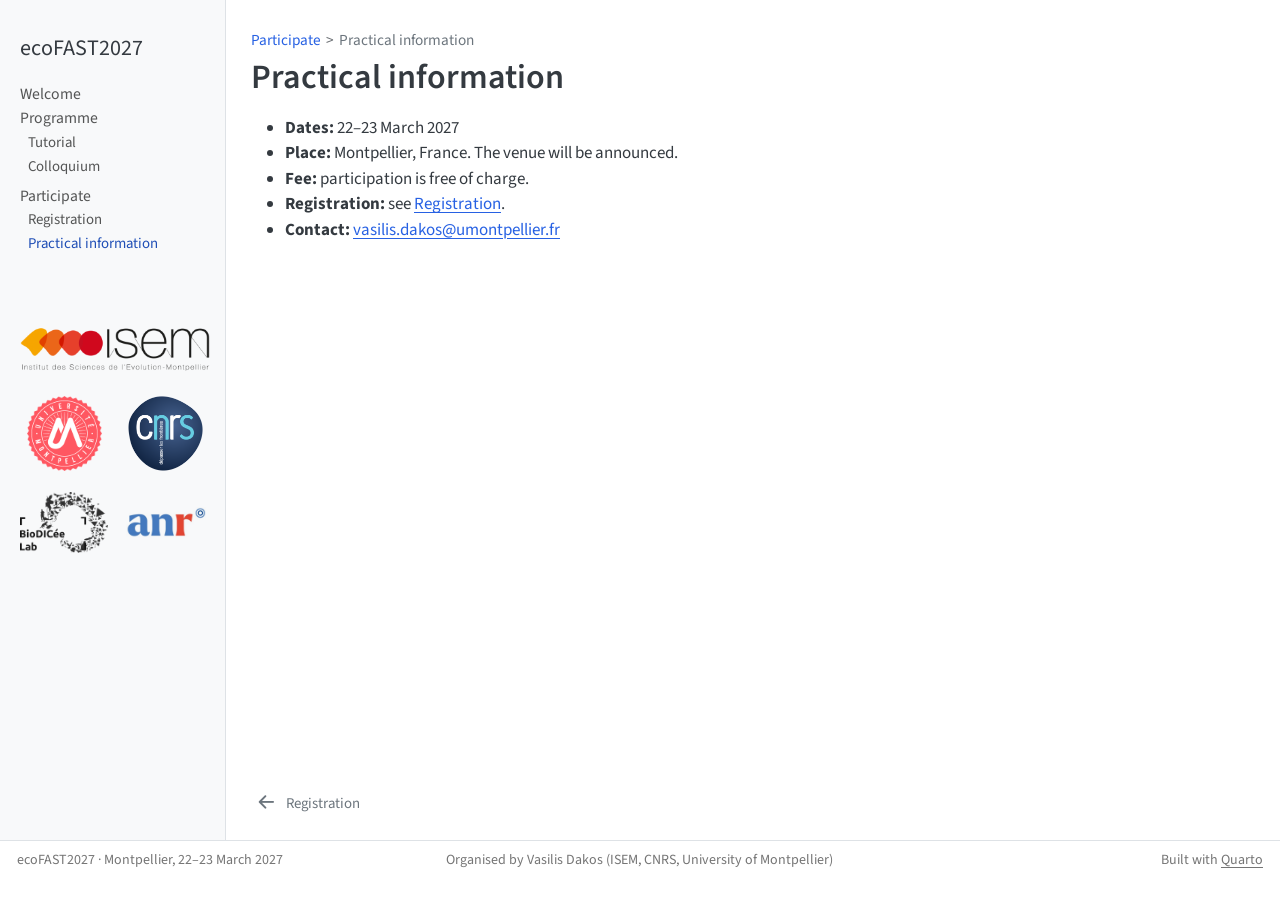
<file: docs/practical.html>
<!DOCTYPE html>
<html xmlns="http://www.w3.org/1999/xhtml" lang="en" xml:lang="en"><head>

<meta charset="utf-8">
<meta name="generator" content="quarto-1.10.18">

<meta name="viewport" content="width=device-width, initial-scale=1.0, user-scalable=yes">


<title>Practical information – ecoFAST2027</title>
<style>
/* Default styles provided by pandoc.
** See https://pandoc.org/MANUAL.html#variables-for-html for config info.
*/
span.smallcaps{font-variant: small-caps;}
div.columns{display: flex; gap: 1.5em;}
div.column{flex: auto;}
@media screen {
div.columns{gap: min(4vw, 1.5em);}
div.column{overflow-x: auto;}
}
div.hanging-indent{margin-left: 1.5em; text-indent: -1.5em;}
ul.task-list{list-style: none;}
ul.task-list li input[type="checkbox"] {
  width: 0.8em;
  margin: 0 0.8em 0.2em -1em; /* quarto-specific, see https://github.com/quarto-dev/quarto-cli/issues/4556 */ 
  vertical-align: middle;
}
</style>


<script src="site_libs/quarto-nav/quarto-nav.js"></script>
<script src="site_libs/quarto-nav/headroom.min.js"></script>
<script src="site_libs/clipboard/clipboard.min.js"></script>
<script src="site_libs/quarto-search/autocomplete.umd.js"></script>
<script src="site_libs/quarto-search/fuse.min.js"></script>
<script src="site_libs/quarto-search/quarto-search.js"></script>
<meta name="quarto:offset" content="./">
<link href="./registration.html" rel="prev">
<script src="site_libs/quarto-html/quarto.js" type="module"></script>
<script src="site_libs/quarto-html/tabsets/tabsets.js" type="module"></script>
<script src="site_libs/quarto-html/popper.min.js"></script>
<script src="site_libs/quarto-html/tippy.umd.min.js"></script>
<script src="site_libs/quarto-html/anchor.min.js"></script>
<link href="site_libs/quarto-html/tippy.css" rel="stylesheet">
<link href="site_libs/quarto-html/quarto-syntax-highlighting-64a204ab8560d761af7679ceaba22944.css" rel="stylesheet" id="quarto-text-highlighting-styles">
<script src="site_libs/bootstrap/bootstrap.min.js"></script>
<link href="site_libs/bootstrap/bootstrap-icons.css" rel="stylesheet">
<link href="site_libs/bootstrap/bootstrap-2c353fb1ee9795f3e46801e7bd733d82.min.css" rel="stylesheet" append-hash="true" id="quarto-bootstrap" data-mode="light">
<script id="quarto-search-options" type="application/json">{
  "location": "sidebar",
  "copy-button": false,
  "collapse-after": 3,
  "panel-placement": "start",
  "type": "textbox",
  "limit": 50,
  "keyboard-shortcut": [
    "f",
    "/",
    "s"
  ],
  "show-item-context": false,
  "language": {
    "search-no-results-text": "No results",
    "search-matching-documents-text": "matching documents",
    "search-copy-link-title": "Copy link to search",
    "search-hide-matches-text": "Hide additional matches",
    "search-more-match-text": "more match in this document",
    "search-more-matches-text": "more matches in this document",
    "search-clear-button-title": "Clear",
    "search-text-placeholder": "",
    "search-detached-cancel-button-title": "Cancel",
    "search-submit-button-title": "Submit",
    "search-label": "Search"
  }
}</script>


<link rel="stylesheet" href="styles.css">
</head>

<body class="nav-sidebar docked quarto-light">

<div id="quarto-search-results"></div>
  <header id="quarto-header" class="headroom fixed-top">
  <nav class="quarto-secondary-nav">
    <div class="container-fluid d-flex">
      <button type="button" class="quarto-btn-toggle btn" data-bs-toggle="collapse" role="button" data-bs-target=".quarto-sidebar-collapse-item" aria-controls="quarto-sidebar" aria-expanded="false" aria-label="Toggle sidebar navigation" onclick="if (window.quartoToggleHeadroom) { window.quartoToggleHeadroom(); }">
        <i class="bi bi-layout-text-sidebar-reverse"></i>
      </button>
        <nav class="quarto-page-breadcrumbs" aria-label="breadcrumb"><ol class="breadcrumb"><li class="breadcrumb-item"><a href="./registration.html">Participate</a></li><li class="breadcrumb-item"><a href="./practical.html">Practical information</a></li></ol></nav>
        <a class="flex-grow-1" role="navigation" data-bs-toggle="collapse" data-bs-target=".quarto-sidebar-collapse-item" aria-controls="quarto-sidebar" aria-expanded="false" aria-label="Toggle sidebar navigation" onclick="if (window.quartoToggleHeadroom) { window.quartoToggleHeadroom(); }">      
        </a>
    </div>
  </nav>
</header>
<!-- content -->
<div id="quarto-content" class="quarto-container page-columns page-rows-contents page-layout-article">
<!-- sidebar -->
  <nav id="quarto-sidebar" class="sidebar collapse collapse-horizontal quarto-sidebar-collapse-item sidebar-navigation docked overflow-auto">
    <div class="pt-lg-2 mt-2 text-left sidebar-header">
    <div class="sidebar-title mb-0 py-0">
      <a href="./">ecoFAST2027</a> 
    </div>
      </div>
    <div class="sidebar-menu-container"> 
    <ul class="list-unstyled mt-1">
        <li class="sidebar-item">
  <div class="sidebar-item-container"> 
  <a href="./index.html" class="sidebar-item-text sidebar-link">
 <span class="menu-text">Welcome</span></a>
  </div>
</li>
        <li class="sidebar-item sidebar-item-section">
      <div class="sidebar-item-container"> 
            <a class="sidebar-item-text sidebar-link text-start" data-bs-toggle="collapse" data-bs-target="#quarto-sidebar-section-1" role="navigation" aria-expanded="true">
 <span class="menu-text">Programme</span></a>
          <a class="sidebar-item-toggle text-start" data-bs-toggle="collapse" data-bs-target="#quarto-sidebar-section-1" role="navigation" aria-expanded="true" aria-label="Toggle section">
            <i class="bi bi-chevron-right ms-2"></i>
          </a> 
      </div>
      <ul id="quarto-sidebar-section-1" class="collapse list-unstyled sidebar-section depth1 show">  
          <li class="sidebar-item">
  <div class="sidebar-item-container"> 
  <a href="./tutorial.html" class="sidebar-item-text sidebar-link">
 <span class="menu-text">Tutorial</span></a>
  </div>
</li>
          <li class="sidebar-item">
  <div class="sidebar-item-container"> 
  <a href="./colloquium.html" class="sidebar-item-text sidebar-link">
 <span class="menu-text">Colloquium</span></a>
  </div>
</li>
      </ul>
  </li>
        <li class="sidebar-item sidebar-item-section">
      <div class="sidebar-item-container"> 
            <a class="sidebar-item-text sidebar-link text-start" data-bs-toggle="collapse" data-bs-target="#quarto-sidebar-section-2" role="navigation" aria-expanded="true">
 <span class="menu-text">Participate</span></a>
          <a class="sidebar-item-toggle text-start" data-bs-toggle="collapse" data-bs-target="#quarto-sidebar-section-2" role="navigation" aria-expanded="true" aria-label="Toggle section">
            <i class="bi bi-chevron-right ms-2"></i>
          </a> 
      </div>
      <ul id="quarto-sidebar-section-2" class="collapse list-unstyled sidebar-section depth1 show">  
          <li class="sidebar-item">
  <div class="sidebar-item-container"> 
  <a href="./registration.html" class="sidebar-item-text sidebar-link">
 <span class="menu-text">Registration</span></a>
  </div>
</li>
          <li class="sidebar-item">
  <div class="sidebar-item-container"> 
  <a href="./practical.html" class="sidebar-item-text sidebar-link active">
 <span class="menu-text">Practical information</span></a>
  </div>
</li>
      </ul>
  </li>
    </ul>
    </div>
<div class="quarto-sidebar-footer"><div class="sidebar-footer-item">
<div class="sidebar-logos">
<p><a href="https://isem-evolution.fr/en/"><img src="images/logos/isem.png" alt="ISEM"></a> <a href="https://www.umontpellier.fr/en/"><img src="images/logos/um.png" alt="University of Montpellier"></a> <a href="https://www.cnrs.fr/en"><img src="images/logos/cnrs.png" alt="CNRS"></a> <a href="https://biodicee.edu.umontpellier.fr/"><img src="images/logos/biodicee.png" alt="BioDICée Lab"></a> <a href="https://anr.fr/en/"><img src="images/logos/anr.jpg" alt="ANR"></a></p>
</div>
</div></div></nav>
<div id="quarto-sidebar-glass" class="quarto-sidebar-collapse-item" data-bs-toggle="collapse" data-bs-target=".quarto-sidebar-collapse-item"></div>
<!-- margin-sidebar -->
    <div id="quarto-margin-sidebar" class="sidebar margin-sidebar zindex-bottom">
        
    </div>
<!-- main -->
<main class="content" id="quarto-document-content">

<header id="title-block-header" class="quarto-title-block default"><nav class="quarto-page-breadcrumbs quarto-title-breadcrumbs d-none d-lg-block" aria-label="breadcrumb"><ol class="breadcrumb"><li class="breadcrumb-item"><a href="./registration.html">Participate</a></li><li class="breadcrumb-item"><a href="./practical.html">Practical information</a></li></ol></nav>
<div class="quarto-title">
<h1 class="title">Practical information</h1>
</div>



<div class="quarto-title-meta">

    
  
    
  </div>
  


</header>


<ul>
<li><strong>Dates:</strong> 22–23 March 2027</li>
<li><strong>Place:</strong> Montpellier, France. The venue will be announced.</li>
<li><strong>Fee:</strong> participation is free of charge.</li>
<li><strong>Registration:</strong> see <a href="./registration.html">Registration</a>.</li>
<li><strong>Contact:</strong> <a href="mailto:vasilis.dakos@umontpellier.fr">vasilis.dakos@umontpellier.fr</a></li>
</ul>



</main> <!-- /main -->
<script id="quarto-html-after-body" type="application/javascript">
  window.document.addEventListener("DOMContentLoaded", function (event) {
    const icon = "";
    const anchorJS = new window.AnchorJS();
    anchorJS.options = {
      placement: 'right',
      icon: icon
    };
    anchorJS.add('.anchored');
    const isCodeAnnotation = (el) => {
      for (const clz of el.classList) {
        if (clz.startsWith('code-annotation-')) {                     
          return true;
        }
      }
      return false;
    }
    const onCopySuccess = function(e) {
      // button target
      const button = e.trigger;
      // don't keep focus
      button.blur();
      // flash "checked"
      button.classList.add('code-copy-button-checked');
      var currentTitle = button.getAttribute("title");
      button.setAttribute("title", "Copied!");
      let tooltip;
      if (window.bootstrap) {
        button.setAttribute("data-bs-toggle", "tooltip");
        button.setAttribute("data-bs-placement", "left");
        button.setAttribute("data-bs-title", "Copied!");
        tooltip = new bootstrap.Tooltip(button, 
          { trigger: "manual", 
            customClass: "code-copy-button-tooltip",
            offset: [0, -8]});
        tooltip.show();    
      }
      setTimeout(function() {
        if (tooltip) {
          tooltip.hide();
          button.removeAttribute("data-bs-title");
          button.removeAttribute("data-bs-toggle");
          button.removeAttribute("data-bs-placement");
        }
        button.setAttribute("title", currentTitle);
        button.classList.remove('code-copy-button-checked');
      }, 1000);
      // clear code selection
      e.clearSelection();
    }
    const getTextToCopy = function(trigger) {
      const outerScaffold = trigger.parentElement.cloneNode(true);
      const codeEl = outerScaffold.querySelector('code');
      for (const childEl of codeEl.children) {
        if (isCodeAnnotation(childEl)) {
          childEl.remove();
        }
      }
      return codeEl.innerText;
    }
    const clipboard = new window.ClipboardJS('.code-copy-button:not([data-in-quarto-modal])', {
      text: getTextToCopy
    });
    clipboard.on('success', onCopySuccess);
    if (window.document.getElementById('quarto-embedded-source-code-modal')) {
      const clipboardModal = new window.ClipboardJS('.code-copy-button[data-in-quarto-modal]', {
        text: getTextToCopy,
        container: window.document.getElementById('quarto-embedded-source-code-modal')
      });
      clipboardModal.on('success', onCopySuccess);
    }
      var localhostRegex = new RegExp(/^(?:http|https):\/\/localhost\:?[0-9]*\//);
      var mailtoRegex = new RegExp(/^mailto:/);
        var filterRegex = new RegExp("https:\/\/dynshift\.github\.io\/ecoFAST2027\/");
      var isInternal = (href) => {
          return filterRegex.test(href) || localhostRegex.test(href) || mailtoRegex.test(href);
      }
      // Inspect non-navigation links and adorn them if external
     var links = window.document.querySelectorAll('a[href]:not(.nav-link):not(.navbar-brand):not(.toc-action):not(.sidebar-link):not(.sidebar-item-toggle):not(.pagination-link):not(.no-external):not([aria-hidden]):not(.dropdown-item):not(.quarto-navigation-tool):not(.about-link)');
      for (var i=0; i<links.length; i++) {
        const link = links[i];
        if (!isInternal(link.href)) {
          // undo the damage that might have been done by quarto-nav.js in the case of
          // links that we want to consider external
          if (link.dataset.originalHref !== undefined) {
            link.href = link.dataset.originalHref;
          }
        }
      }
    function tippyHover(el, contentFn, onTriggerFn, onUntriggerFn) {
      const config = {
        allowHTML: true,
        maxWidth: 500,
        delay: 100,
        arrow: false,
        appendTo: function(el) {
            return el.parentElement;
        },
        interactive: true,
        interactiveBorder: 10,
        theme: 'quarto',
        placement: 'bottom-start',
      };
      if (contentFn) {
        config.content = contentFn;
      }
      if (onTriggerFn) {
        config.onTrigger = onTriggerFn;
      }
      if (onUntriggerFn) {
        config.onUntrigger = onUntriggerFn;
      }
      window.tippy(el, config); 
    }
    const noterefs = window.document.querySelectorAll('a[role="doc-noteref"]');
    for (var i=0; i<noterefs.length; i++) {
      const ref = noterefs[i];
      tippyHover(ref, function() {
        // use id or data attribute instead here
        let href = ref.getAttribute('data-footnote-href') || ref.getAttribute('href');
        try { href = new URL(href).hash; } catch {}
        const id = href.replace(/^#\/?/, "");
        const note = window.document.getElementById(id);
        if (note) {
          return note.innerHTML;
        } else {
          return "";
        }
      });
    }
    const xrefs = window.document.querySelectorAll('a.quarto-xref');
    const processXRef = (id, note) => {
      // Strip column container classes
      const stripColumnClz = (el) => {
        el.classList.remove("page-full", "page-columns");
        if (el.children) {
          for (const child of el.children) {
            stripColumnClz(child);
          }
        }
      }
      stripColumnClz(note)
      if (id === null || id.startsWith('sec-')) {
        // Special case sections, only their first couple elements
        const container = document.createElement("div");
        if (note.children && note.children.length > 2) {
          container.appendChild(note.children[0].cloneNode(true));
          for (let i = 1; i < note.children.length; i++) {
            const child = note.children[i];
            if (child.tagName === "P" && child.innerText === "") {
              continue;
            } else {
              container.appendChild(child.cloneNode(true));
              break;
            }
          }
          if (window.Quarto?.typesetMath) {
            window.Quarto.typesetMath(container);
          }
          return container.innerHTML
        } else {
          if (window.Quarto?.typesetMath) {
            window.Quarto.typesetMath(note);
          }
          return note.innerHTML;
        }
      } else {
        // Remove any anchor links if they are present
        const anchorLink = note.querySelector('a.anchorjs-link');
        if (anchorLink) {
          anchorLink.remove();
        }
        if (window.Quarto?.typesetMath) {
          window.Quarto.typesetMath(note);
        }
        if (note.classList.contains("callout")) {
          return note.outerHTML;
        } else {
          return note.innerHTML;
        }
      }
    }
    for (var i=0; i<xrefs.length; i++) {
      const xref = xrefs[i];
      tippyHover(xref, undefined, function(instance) {
        instance.disable();
        let url = xref.getAttribute('href');
        let hash = undefined; 
        if (url.startsWith('#')) {
          hash = url;
        } else {
          try { hash = new URL(url).hash; } catch {}
        }
        if (hash) {
          const id = hash.replace(/^#\/?/, "");
          const note = window.document.getElementById(id);
          if (note !== null) {
            try {
              const html = processXRef(id, note.cloneNode(true));
              instance.setContent(html);
            } finally {
              instance.enable();
              instance.show();
            }
          } else {
            // See if we can fetch this
            fetch(url.split('#')[0])
            .then(res => res.text())
            .then(html => {
              const parser = new DOMParser();
              const htmlDoc = parser.parseFromString(html, "text/html");
              const note = htmlDoc.getElementById(id);
              if (note !== null) {
                const html = processXRef(id, note);
                instance.setContent(html);
              } 
            }).finally(() => {
              instance.enable();
              instance.show();
            });
          }
        } else {
          // See if we can fetch a full url (with no hash to target)
          // This is a special case and we should probably do some content thinning / targeting
          fetch(url)
          .then(res => res.text())
          .then(html => {
            const parser = new DOMParser();
            const htmlDoc = parser.parseFromString(html, "text/html");
            const note = htmlDoc.querySelector('main.content');
            if (note !== null) {
              // This should only happen for chapter cross references
              // (since there is no id in the URL)
              // remove the first header
              if (note.children.length > 0 && note.children[0].tagName === "HEADER") {
                note.children[0].remove();
              }
              const html = processXRef(null, note);
              instance.setContent(html);
            } 
          }).finally(() => {
            instance.enable();
            instance.show();
          });
        }
      }, function(instance) {
      });
    }
        let selectedAnnoteEl;
        const selectorForAnnotation = ( cell, annotation) => {
          let cellAttr = 'data-code-cell="' + cell + '"';
          let lineAttr = 'data-code-annotation="' +  annotation + '"';
          const selector = 'span[' + cellAttr + '][' + lineAttr + ']';
          return selector;
        }
        const selectCodeLines = (annoteEl) => {
          const doc = window.document;
          const targetCell = annoteEl.getAttribute("data-target-cell");
          const targetAnnotation = annoteEl.getAttribute("data-target-annotation");
          const annoteSpan = window.document.querySelector(selectorForAnnotation(targetCell, targetAnnotation));
          const lines = annoteSpan.getAttribute("data-code-lines").split(",");
          const lineIds = lines.map((line) => {
            return targetCell + "-" + line;
          })
          let top = null;
          let height = null;
          let parent = null;
          if (lineIds.length > 0) {
              //compute the position of the single el (top and bottom and make a div)
              const el = window.document.getElementById(lineIds[0]);
              top = el.offsetTop;
              height = el.offsetHeight;
              parent = el.parentElement.parentElement;
            if (lineIds.length > 1) {
              const lastEl = window.document.getElementById(lineIds[lineIds.length - 1]);
              const bottom = lastEl.offsetTop + lastEl.offsetHeight;
              height = bottom - top;
            }
            if (top !== null && height !== null && parent !== null) {
              // cook up a div (if necessary) and position it 
              let div = window.document.getElementById("code-annotation-line-highlight");
              if (div === null) {
                div = window.document.createElement("div");
                div.setAttribute("id", "code-annotation-line-highlight");
                div.style.position = 'absolute';
                parent.appendChild(div);
              }
              div.style.top = top - 2 + "px";
              div.style.height = height + 4 + "px";
              div.style.left = 0;
              let gutterDiv = window.document.getElementById("code-annotation-line-highlight-gutter");
              if (gutterDiv === null) {
                gutterDiv = window.document.createElement("div");
                gutterDiv.setAttribute("id", "code-annotation-line-highlight-gutter");
                gutterDiv.style.position = 'absolute';
                const codeCell = window.document.getElementById(targetCell);
                const gutter = codeCell.querySelector('.code-annotation-gutter');
                gutter.appendChild(gutterDiv);
              }
              gutterDiv.style.top = top - 2 + "px";
              gutterDiv.style.height = height + 4 + "px";
            }
            selectedAnnoteEl = annoteEl;
          }
        };
        const unselectCodeLines = () => {
          const elementsIds = ["code-annotation-line-highlight", "code-annotation-line-highlight-gutter"];
          elementsIds.forEach((elId) => {
            const div = window.document.getElementById(elId);
            if (div) {
              div.remove();
            }
          });
          selectedAnnoteEl = undefined;
        };
          // Handle positioning of the toggle
      window.addEventListener(
        "resize",
        throttle(() => {
          elRect = undefined;
          if (selectedAnnoteEl) {
            selectCodeLines(selectedAnnoteEl);
          }
        }, 10)
      );
      function throttle(fn, ms) {
      let throttle = false;
      let timer;
        return (...args) => {
          if(!throttle) { // first call gets through
              fn.apply(this, args);
              throttle = true;
          } else { // all the others get throttled
              if(timer) clearTimeout(timer); // cancel #2
              timer = setTimeout(() => {
                fn.apply(this, args);
                timer = throttle = false;
              }, ms);
          }
        };
      }
        // Attach click handler to the DT
        const annoteDls = window.document.querySelectorAll('dt[data-target-cell]');
        for (const annoteDlNode of annoteDls) {
          annoteDlNode.addEventListener('click', (event) => {
            const clickedEl = event.target;
            if (clickedEl !== selectedAnnoteEl) {
              unselectCodeLines();
              const activeEl = window.document.querySelector('dt[data-target-cell].code-annotation-active');
              if (activeEl) {
                activeEl.classList.remove('code-annotation-active');
              }
              selectCodeLines(clickedEl);
              clickedEl.classList.add('code-annotation-active');
            } else {
              // Unselect the line
              unselectCodeLines();
              clickedEl.classList.remove('code-annotation-active');
            }
          });
        }
    const findCites = (el) => {
      const parentEl = el.parentElement;
      if (parentEl) {
        const cites = parentEl.dataset.cites;
        if (cites) {
          return {
            el,
            cites: cites.split(' ')
          };
        } else {
          return findCites(el.parentElement)
        }
      } else {
        return undefined;
      }
    };
    var bibliorefs = window.document.querySelectorAll('a[role="doc-biblioref"]');
    for (var i=0; i<bibliorefs.length; i++) {
      const ref = bibliorefs[i];
      const citeInfo = findCites(ref);
      if (citeInfo) {
        tippyHover(citeInfo.el, function() {
          var popup = window.document.createElement('div');
          citeInfo.cites.forEach(function(cite) {
            var citeDiv = window.document.createElement('div');
            citeDiv.classList.add('hanging-indent');
            citeDiv.classList.add('csl-entry');
            var biblioDiv = window.document.getElementById('ref-' + cite);
            if (biblioDiv) {
              citeDiv.innerHTML = biblioDiv.innerHTML;
            }
            popup.appendChild(citeDiv);
          });
          return popup.innerHTML;
        });
      }
    }
  });
  </script>
<nav class="page-navigation">
  <div class="nav-page nav-page-previous">
      <a href="./registration.html" class="pagination-link" aria-label="Registration">
        <i class="bi bi-arrow-left-short"></i> <span class="nav-page-text">Registration</span>
      </a>          
  </div>
  <div class="nav-page nav-page-next">
  </div>
</nav>
</div> <!-- /content -->
<footer class="footer">
  <div class="nav-footer">
    <div class="nav-footer-left">
<p>ecoFAST2027 · Montpellier, 22–23 March 2027</p>
</div>   
    <div class="nav-footer-center">
<p>Organised by Vasilis Dakos (ISEM, CNRS, University of Montpellier)</p>
</div>
    <div class="nav-footer-right">
<p>Built with <a href="https://quarto.org/">Quarto</a></p>
</div>
  </div>
</footer>




</body></html>
</file>
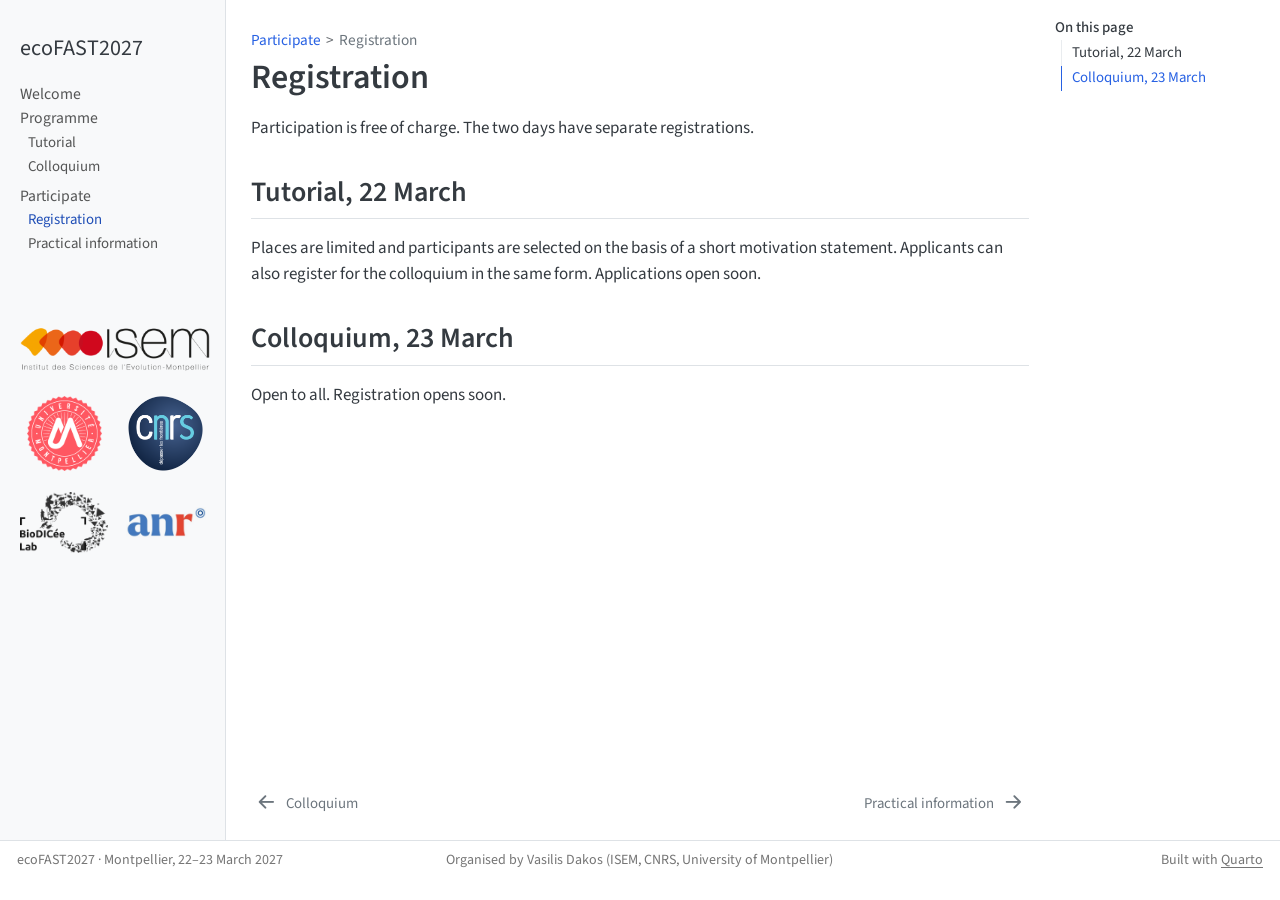
<file: docs/registration.html>
<!DOCTYPE html>
<html xmlns="http://www.w3.org/1999/xhtml" lang="en" xml:lang="en"><head>

<meta charset="utf-8">
<meta name="generator" content="quarto-1.10.18">

<meta name="viewport" content="width=device-width, initial-scale=1.0, user-scalable=yes">


<title>Registration – ecoFAST2027</title>
<style>
/* Default styles provided by pandoc.
** See https://pandoc.org/MANUAL.html#variables-for-html for config info.
*/
span.smallcaps{font-variant: small-caps;}
div.columns{display: flex; gap: 1.5em;}
div.column{flex: auto;}
@media screen {
div.columns{gap: min(4vw, 1.5em);}
div.column{overflow-x: auto;}
}
div.hanging-indent{margin-left: 1.5em; text-indent: -1.5em;}
ul.task-list{list-style: none;}
ul.task-list li input[type="checkbox"] {
  width: 0.8em;
  margin: 0 0.8em 0.2em -1em; /* quarto-specific, see https://github.com/quarto-dev/quarto-cli/issues/4556 */ 
  vertical-align: middle;
}
</style>


<script src="site_libs/quarto-nav/quarto-nav.js"></script>
<script src="site_libs/quarto-nav/headroom.min.js"></script>
<script src="site_libs/clipboard/clipboard.min.js"></script>
<script src="site_libs/quarto-search/autocomplete.umd.js"></script>
<script src="site_libs/quarto-search/fuse.min.js"></script>
<script src="site_libs/quarto-search/quarto-search.js"></script>
<meta name="quarto:offset" content="./">
<link href="./practical.html" rel="next">
<link href="./colloquium.html" rel="prev">
<script src="site_libs/quarto-html/quarto.js" type="module"></script>
<script src="site_libs/quarto-html/tabsets/tabsets.js" type="module"></script>
<script src="site_libs/quarto-html/popper.min.js"></script>
<script src="site_libs/quarto-html/tippy.umd.min.js"></script>
<script src="site_libs/quarto-html/anchor.min.js"></script>
<link href="site_libs/quarto-html/tippy.css" rel="stylesheet">
<link href="site_libs/quarto-html/quarto-syntax-highlighting-64a204ab8560d761af7679ceaba22944.css" rel="stylesheet" id="quarto-text-highlighting-styles">
<script src="site_libs/bootstrap/bootstrap.min.js"></script>
<link href="site_libs/bootstrap/bootstrap-icons.css" rel="stylesheet">
<link href="site_libs/bootstrap/bootstrap-2c353fb1ee9795f3e46801e7bd733d82.min.css" rel="stylesheet" append-hash="true" id="quarto-bootstrap" data-mode="light">
<script id="quarto-search-options" type="application/json">{
  "location": "sidebar",
  "copy-button": false,
  "collapse-after": 3,
  "panel-placement": "start",
  "type": "textbox",
  "limit": 50,
  "keyboard-shortcut": [
    "f",
    "/",
    "s"
  ],
  "show-item-context": false,
  "language": {
    "search-no-results-text": "No results",
    "search-matching-documents-text": "matching documents",
    "search-copy-link-title": "Copy link to search",
    "search-hide-matches-text": "Hide additional matches",
    "search-more-match-text": "more match in this document",
    "search-more-matches-text": "more matches in this document",
    "search-clear-button-title": "Clear",
    "search-text-placeholder": "",
    "search-detached-cancel-button-title": "Cancel",
    "search-submit-button-title": "Submit",
    "search-label": "Search"
  }
}</script>


<link rel="stylesheet" href="styles.css">
</head>

<body class="nav-sidebar docked quarto-light">

<div id="quarto-search-results"></div>
  <header id="quarto-header" class="headroom fixed-top">
  <nav class="quarto-secondary-nav">
    <div class="container-fluid d-flex">
      <button type="button" class="quarto-btn-toggle btn" data-bs-toggle="collapse" role="button" data-bs-target=".quarto-sidebar-collapse-item" aria-controls="quarto-sidebar" aria-expanded="false" aria-label="Toggle sidebar navigation" onclick="if (window.quartoToggleHeadroom) { window.quartoToggleHeadroom(); }">
        <i class="bi bi-layout-text-sidebar-reverse"></i>
      </button>
        <nav class="quarto-page-breadcrumbs" aria-label="breadcrumb"><ol class="breadcrumb"><li class="breadcrumb-item"><a href="./registration.html">Participate</a></li><li class="breadcrumb-item"><a href="./registration.html">Registration</a></li></ol></nav>
        <a class="flex-grow-1" role="navigation" data-bs-toggle="collapse" data-bs-target=".quarto-sidebar-collapse-item" aria-controls="quarto-sidebar" aria-expanded="false" aria-label="Toggle sidebar navigation" onclick="if (window.quartoToggleHeadroom) { window.quartoToggleHeadroom(); }">      
        </a>
    </div>
  </nav>
</header>
<!-- content -->
<div id="quarto-content" class="quarto-container page-columns page-rows-contents page-layout-article">
<!-- sidebar -->
  <nav id="quarto-sidebar" class="sidebar collapse collapse-horizontal quarto-sidebar-collapse-item sidebar-navigation docked overflow-auto">
    <div class="pt-lg-2 mt-2 text-left sidebar-header">
    <div class="sidebar-title mb-0 py-0">
      <a href="./">ecoFAST2027</a> 
    </div>
      </div>
    <div class="sidebar-menu-container"> 
    <ul class="list-unstyled mt-1">
        <li class="sidebar-item">
  <div class="sidebar-item-container"> 
  <a href="./index.html" class="sidebar-item-text sidebar-link">
 <span class="menu-text">Welcome</span></a>
  </div>
</li>
        <li class="sidebar-item sidebar-item-section">
      <div class="sidebar-item-container"> 
            <a class="sidebar-item-text sidebar-link text-start" data-bs-toggle="collapse" data-bs-target="#quarto-sidebar-section-1" role="navigation" aria-expanded="true">
 <span class="menu-text">Programme</span></a>
          <a class="sidebar-item-toggle text-start" data-bs-toggle="collapse" data-bs-target="#quarto-sidebar-section-1" role="navigation" aria-expanded="true" aria-label="Toggle section">
            <i class="bi bi-chevron-right ms-2"></i>
          </a> 
      </div>
      <ul id="quarto-sidebar-section-1" class="collapse list-unstyled sidebar-section depth1 show">  
          <li class="sidebar-item">
  <div class="sidebar-item-container"> 
  <a href="./tutorial.html" class="sidebar-item-text sidebar-link">
 <span class="menu-text">Tutorial</span></a>
  </div>
</li>
          <li class="sidebar-item">
  <div class="sidebar-item-container"> 
  <a href="./colloquium.html" class="sidebar-item-text sidebar-link">
 <span class="menu-text">Colloquium</span></a>
  </div>
</li>
      </ul>
  </li>
        <li class="sidebar-item sidebar-item-section">
      <div class="sidebar-item-container"> 
            <a class="sidebar-item-text sidebar-link text-start" data-bs-toggle="collapse" data-bs-target="#quarto-sidebar-section-2" role="navigation" aria-expanded="true">
 <span class="menu-text">Participate</span></a>
          <a class="sidebar-item-toggle text-start" data-bs-toggle="collapse" data-bs-target="#quarto-sidebar-section-2" role="navigation" aria-expanded="true" aria-label="Toggle section">
            <i class="bi bi-chevron-right ms-2"></i>
          </a> 
      </div>
      <ul id="quarto-sidebar-section-2" class="collapse list-unstyled sidebar-section depth1 show">  
          <li class="sidebar-item">
  <div class="sidebar-item-container"> 
  <a href="./registration.html" class="sidebar-item-text sidebar-link active">
 <span class="menu-text">Registration</span></a>
  </div>
</li>
          <li class="sidebar-item">
  <div class="sidebar-item-container"> 
  <a href="./practical.html" class="sidebar-item-text sidebar-link">
 <span class="menu-text">Practical information</span></a>
  </div>
</li>
      </ul>
  </li>
    </ul>
    </div>
<div class="quarto-sidebar-footer"><div class="sidebar-footer-item">
<div class="sidebar-logos">
<p><a href="https://isem-evolution.fr/en/"><img src="images/logos/isem.png" alt="ISEM"></a> <a href="https://www.umontpellier.fr/en/"><img src="images/logos/um.png" alt="University of Montpellier"></a> <a href="https://www.cnrs.fr/en"><img src="images/logos/cnrs.png" alt="CNRS"></a> <a href="https://biodicee.edu.umontpellier.fr/"><img src="images/logos/biodicee.png" alt="BioDICée Lab"></a> <a href="https://anr.fr/en/"><img src="images/logos/anr.jpg" alt="ANR"></a></p>
</div>
</div></div></nav>
<div id="quarto-sidebar-glass" class="quarto-sidebar-collapse-item" data-bs-toggle="collapse" data-bs-target=".quarto-sidebar-collapse-item"></div>
<!-- margin-sidebar -->
    <div id="quarto-margin-sidebar" class="sidebar margin-sidebar">
        <nav id="TOC" role="doc-toc" class="toc-active">
    <h2 id="toc-title">On this page</h2>
   
  <ul>
  <li><a href="#tutorial-22-march" id="toc-tutorial-22-march" class="nav-link active" data-scroll-target="#tutorial-22-march">Tutorial, 22 March</a></li>
  <li><a href="#colloquium-23-march" id="toc-colloquium-23-march" class="nav-link" data-scroll-target="#colloquium-23-march">Colloquium, 23 March</a></li>
  </ul>
</nav>
    </div>
<!-- main -->
<main class="content" id="quarto-document-content">

<header id="title-block-header" class="quarto-title-block default"><nav class="quarto-page-breadcrumbs quarto-title-breadcrumbs d-none d-lg-block" aria-label="breadcrumb"><ol class="breadcrumb"><li class="breadcrumb-item"><a href="./registration.html">Participate</a></li><li class="breadcrumb-item"><a href="./registration.html">Registration</a></li></ol></nav>
<div class="quarto-title">
<h1 class="title">Registration</h1>
</div>



<div class="quarto-title-meta">

    
  
    
  </div>
  


</header>


<p>Participation is free of charge. The two days have separate registrations.</p>
<section id="tutorial-22-march" class="level2">
<h2 class="anchored" data-anchor-id="tutorial-22-march">Tutorial, 22 March</h2>
<p>Places are limited and participants are selected on the basis of a short motivation statement. Applicants can also register for the colloquium in the same form. Applications open soon.</p>
</section>
<section id="colloquium-23-march" class="level2">
<h2 class="anchored" data-anchor-id="colloquium-23-march">Colloquium, 23 March</h2>
<p>Open to all. Registration opens soon.</p>


</section>

</main> <!-- /main -->
<script id="quarto-html-after-body" type="application/javascript">
  window.document.addEventListener("DOMContentLoaded", function (event) {
    const icon = "";
    const anchorJS = new window.AnchorJS();
    anchorJS.options = {
      placement: 'right',
      icon: icon
    };
    anchorJS.add('.anchored');
    const isCodeAnnotation = (el) => {
      for (const clz of el.classList) {
        if (clz.startsWith('code-annotation-')) {                     
          return true;
        }
      }
      return false;
    }
    const onCopySuccess = function(e) {
      // button target
      const button = e.trigger;
      // don't keep focus
      button.blur();
      // flash "checked"
      button.classList.add('code-copy-button-checked');
      var currentTitle = button.getAttribute("title");
      button.setAttribute("title", "Copied!");
      let tooltip;
      if (window.bootstrap) {
        button.setAttribute("data-bs-toggle", "tooltip");
        button.setAttribute("data-bs-placement", "left");
        button.setAttribute("data-bs-title", "Copied!");
        tooltip = new bootstrap.Tooltip(button, 
          { trigger: "manual", 
            customClass: "code-copy-button-tooltip",
            offset: [0, -8]});
        tooltip.show();    
      }
      setTimeout(function() {
        if (tooltip) {
          tooltip.hide();
          button.removeAttribute("data-bs-title");
          button.removeAttribute("data-bs-toggle");
          button.removeAttribute("data-bs-placement");
        }
        button.setAttribute("title", currentTitle);
        button.classList.remove('code-copy-button-checked');
      }, 1000);
      // clear code selection
      e.clearSelection();
    }
    const getTextToCopy = function(trigger) {
      const outerScaffold = trigger.parentElement.cloneNode(true);
      const codeEl = outerScaffold.querySelector('code');
      for (const childEl of codeEl.children) {
        if (isCodeAnnotation(childEl)) {
          childEl.remove();
        }
      }
      return codeEl.innerText;
    }
    const clipboard = new window.ClipboardJS('.code-copy-button:not([data-in-quarto-modal])', {
      text: getTextToCopy
    });
    clipboard.on('success', onCopySuccess);
    if (window.document.getElementById('quarto-embedded-source-code-modal')) {
      const clipboardModal = new window.ClipboardJS('.code-copy-button[data-in-quarto-modal]', {
        text: getTextToCopy,
        container: window.document.getElementById('quarto-embedded-source-code-modal')
      });
      clipboardModal.on('success', onCopySuccess);
    }
      var localhostRegex = new RegExp(/^(?:http|https):\/\/localhost\:?[0-9]*\//);
      var mailtoRegex = new RegExp(/^mailto:/);
        var filterRegex = new RegExp("https:\/\/dynshift\.github\.io\/ecoFAST2027\/");
      var isInternal = (href) => {
          return filterRegex.test(href) || localhostRegex.test(href) || mailtoRegex.test(href);
      }
      // Inspect non-navigation links and adorn them if external
     var links = window.document.querySelectorAll('a[href]:not(.nav-link):not(.navbar-brand):not(.toc-action):not(.sidebar-link):not(.sidebar-item-toggle):not(.pagination-link):not(.no-external):not([aria-hidden]):not(.dropdown-item):not(.quarto-navigation-tool):not(.about-link)');
      for (var i=0; i<links.length; i++) {
        const link = links[i];
        if (!isInternal(link.href)) {
          // undo the damage that might have been done by quarto-nav.js in the case of
          // links that we want to consider external
          if (link.dataset.originalHref !== undefined) {
            link.href = link.dataset.originalHref;
          }
        }
      }
    function tippyHover(el, contentFn, onTriggerFn, onUntriggerFn) {
      const config = {
        allowHTML: true,
        maxWidth: 500,
        delay: 100,
        arrow: false,
        appendTo: function(el) {
            return el.parentElement;
        },
        interactive: true,
        interactiveBorder: 10,
        theme: 'quarto',
        placement: 'bottom-start',
      };
      if (contentFn) {
        config.content = contentFn;
      }
      if (onTriggerFn) {
        config.onTrigger = onTriggerFn;
      }
      if (onUntriggerFn) {
        config.onUntrigger = onUntriggerFn;
      }
      window.tippy(el, config); 
    }
    const noterefs = window.document.querySelectorAll('a[role="doc-noteref"]');
    for (var i=0; i<noterefs.length; i++) {
      const ref = noterefs[i];
      tippyHover(ref, function() {
        // use id or data attribute instead here
        let href = ref.getAttribute('data-footnote-href') || ref.getAttribute('href');
        try { href = new URL(href).hash; } catch {}
        const id = href.replace(/^#\/?/, "");
        const note = window.document.getElementById(id);
        if (note) {
          return note.innerHTML;
        } else {
          return "";
        }
      });
    }
    const xrefs = window.document.querySelectorAll('a.quarto-xref');
    const processXRef = (id, note) => {
      // Strip column container classes
      const stripColumnClz = (el) => {
        el.classList.remove("page-full", "page-columns");
        if (el.children) {
          for (const child of el.children) {
            stripColumnClz(child);
          }
        }
      }
      stripColumnClz(note)
      if (id === null || id.startsWith('sec-')) {
        // Special case sections, only their first couple elements
        const container = document.createElement("div");
        if (note.children && note.children.length > 2) {
          container.appendChild(note.children[0].cloneNode(true));
          for (let i = 1; i < note.children.length; i++) {
            const child = note.children[i];
            if (child.tagName === "P" && child.innerText === "") {
              continue;
            } else {
              container.appendChild(child.cloneNode(true));
              break;
            }
          }
          if (window.Quarto?.typesetMath) {
            window.Quarto.typesetMath(container);
          }
          return container.innerHTML
        } else {
          if (window.Quarto?.typesetMath) {
            window.Quarto.typesetMath(note);
          }
          return note.innerHTML;
        }
      } else {
        // Remove any anchor links if they are present
        const anchorLink = note.querySelector('a.anchorjs-link');
        if (anchorLink) {
          anchorLink.remove();
        }
        if (window.Quarto?.typesetMath) {
          window.Quarto.typesetMath(note);
        }
        if (note.classList.contains("callout")) {
          return note.outerHTML;
        } else {
          return note.innerHTML;
        }
      }
    }
    for (var i=0; i<xrefs.length; i++) {
      const xref = xrefs[i];
      tippyHover(xref, undefined, function(instance) {
        instance.disable();
        let url = xref.getAttribute('href');
        let hash = undefined; 
        if (url.startsWith('#')) {
          hash = url;
        } else {
          try { hash = new URL(url).hash; } catch {}
        }
        if (hash) {
          const id = hash.replace(/^#\/?/, "");
          const note = window.document.getElementById(id);
          if (note !== null) {
            try {
              const html = processXRef(id, note.cloneNode(true));
              instance.setContent(html);
            } finally {
              instance.enable();
              instance.show();
            }
          } else {
            // See if we can fetch this
            fetch(url.split('#')[0])
            .then(res => res.text())
            .then(html => {
              const parser = new DOMParser();
              const htmlDoc = parser.parseFromString(html, "text/html");
              const note = htmlDoc.getElementById(id);
              if (note !== null) {
                const html = processXRef(id, note);
                instance.setContent(html);
              } 
            }).finally(() => {
              instance.enable();
              instance.show();
            });
          }
        } else {
          // See if we can fetch a full url (with no hash to target)
          // This is a special case and we should probably do some content thinning / targeting
          fetch(url)
          .then(res => res.text())
          .then(html => {
            const parser = new DOMParser();
            const htmlDoc = parser.parseFromString(html, "text/html");
            const note = htmlDoc.querySelector('main.content');
            if (note !== null) {
              // This should only happen for chapter cross references
              // (since there is no id in the URL)
              // remove the first header
              if (note.children.length > 0 && note.children[0].tagName === "HEADER") {
                note.children[0].remove();
              }
              const html = processXRef(null, note);
              instance.setContent(html);
            } 
          }).finally(() => {
            instance.enable();
            instance.show();
          });
        }
      }, function(instance) {
      });
    }
        let selectedAnnoteEl;
        const selectorForAnnotation = ( cell, annotation) => {
          let cellAttr = 'data-code-cell="' + cell + '"';
          let lineAttr = 'data-code-annotation="' +  annotation + '"';
          const selector = 'span[' + cellAttr + '][' + lineAttr + ']';
          return selector;
        }
        const selectCodeLines = (annoteEl) => {
          const doc = window.document;
          const targetCell = annoteEl.getAttribute("data-target-cell");
          const targetAnnotation = annoteEl.getAttribute("data-target-annotation");
          const annoteSpan = window.document.querySelector(selectorForAnnotation(targetCell, targetAnnotation));
          const lines = annoteSpan.getAttribute("data-code-lines").split(",");
          const lineIds = lines.map((line) => {
            return targetCell + "-" + line;
          })
          let top = null;
          let height = null;
          let parent = null;
          if (lineIds.length > 0) {
              //compute the position of the single el (top and bottom and make a div)
              const el = window.document.getElementById(lineIds[0]);
              top = el.offsetTop;
              height = el.offsetHeight;
              parent = el.parentElement.parentElement;
            if (lineIds.length > 1) {
              const lastEl = window.document.getElementById(lineIds[lineIds.length - 1]);
              const bottom = lastEl.offsetTop + lastEl.offsetHeight;
              height = bottom - top;
            }
            if (top !== null && height !== null && parent !== null) {
              // cook up a div (if necessary) and position it 
              let div = window.document.getElementById("code-annotation-line-highlight");
              if (div === null) {
                div = window.document.createElement("div");
                div.setAttribute("id", "code-annotation-line-highlight");
                div.style.position = 'absolute';
                parent.appendChild(div);
              }
              div.style.top = top - 2 + "px";
              div.style.height = height + 4 + "px";
              div.style.left = 0;
              let gutterDiv = window.document.getElementById("code-annotation-line-highlight-gutter");
              if (gutterDiv === null) {
                gutterDiv = window.document.createElement("div");
                gutterDiv.setAttribute("id", "code-annotation-line-highlight-gutter");
                gutterDiv.style.position = 'absolute';
                const codeCell = window.document.getElementById(targetCell);
                const gutter = codeCell.querySelector('.code-annotation-gutter');
                gutter.appendChild(gutterDiv);
              }
              gutterDiv.style.top = top - 2 + "px";
              gutterDiv.style.height = height + 4 + "px";
            }
            selectedAnnoteEl = annoteEl;
          }
        };
        const unselectCodeLines = () => {
          const elementsIds = ["code-annotation-line-highlight", "code-annotation-line-highlight-gutter"];
          elementsIds.forEach((elId) => {
            const div = window.document.getElementById(elId);
            if (div) {
              div.remove();
            }
          });
          selectedAnnoteEl = undefined;
        };
          // Handle positioning of the toggle
      window.addEventListener(
        "resize",
        throttle(() => {
          elRect = undefined;
          if (selectedAnnoteEl) {
            selectCodeLines(selectedAnnoteEl);
          }
        }, 10)
      );
      function throttle(fn, ms) {
      let throttle = false;
      let timer;
        return (...args) => {
          if(!throttle) { // first call gets through
              fn.apply(this, args);
              throttle = true;
          } else { // all the others get throttled
              if(timer) clearTimeout(timer); // cancel #2
              timer = setTimeout(() => {
                fn.apply(this, args);
                timer = throttle = false;
              }, ms);
          }
        };
      }
        // Attach click handler to the DT
        const annoteDls = window.document.querySelectorAll('dt[data-target-cell]');
        for (const annoteDlNode of annoteDls) {
          annoteDlNode.addEventListener('click', (event) => {
            const clickedEl = event.target;
            if (clickedEl !== selectedAnnoteEl) {
              unselectCodeLines();
              const activeEl = window.document.querySelector('dt[data-target-cell].code-annotation-active');
              if (activeEl) {
                activeEl.classList.remove('code-annotation-active');
              }
              selectCodeLines(clickedEl);
              clickedEl.classList.add('code-annotation-active');
            } else {
              // Unselect the line
              unselectCodeLines();
              clickedEl.classList.remove('code-annotation-active');
            }
          });
        }
    const findCites = (el) => {
      const parentEl = el.parentElement;
      if (parentEl) {
        const cites = parentEl.dataset.cites;
        if (cites) {
          return {
            el,
            cites: cites.split(' ')
          };
        } else {
          return findCites(el.parentElement)
        }
      } else {
        return undefined;
      }
    };
    var bibliorefs = window.document.querySelectorAll('a[role="doc-biblioref"]');
    for (var i=0; i<bibliorefs.length; i++) {
      const ref = bibliorefs[i];
      const citeInfo = findCites(ref);
      if (citeInfo) {
        tippyHover(citeInfo.el, function() {
          var popup = window.document.createElement('div');
          citeInfo.cites.forEach(function(cite) {
            var citeDiv = window.document.createElement('div');
            citeDiv.classList.add('hanging-indent');
            citeDiv.classList.add('csl-entry');
            var biblioDiv = window.document.getElementById('ref-' + cite);
            if (biblioDiv) {
              citeDiv.innerHTML = biblioDiv.innerHTML;
            }
            popup.appendChild(citeDiv);
          });
          return popup.innerHTML;
        });
      }
    }
  });
  </script>
<nav class="page-navigation">
  <div class="nav-page nav-page-previous">
      <a href="./colloquium.html" class="pagination-link" aria-label="Colloquium">
        <i class="bi bi-arrow-left-short"></i> <span class="nav-page-text">Colloquium</span>
      </a>          
  </div>
  <div class="nav-page nav-page-next">
      <a href="./practical.html" class="pagination-link" aria-label="Practical information">
        <span class="nav-page-text">Practical information</span> <i class="bi bi-arrow-right-short"></i>
      </a>
  </div>
</nav>
</div> <!-- /content -->
<footer class="footer">
  <div class="nav-footer">
    <div class="nav-footer-left">
<p>ecoFAST2027 · Montpellier, 22–23 March 2027</p>
</div>   
    <div class="nav-footer-center">
<p>Organised by Vasilis Dakos (ISEM, CNRS, University of Montpellier)</p>
</div>
    <div class="nav-footer-right">
<p>Built with <a href="https://quarto.org/">Quarto</a></p>
</div>
  </div>
</footer>




</body></html>
</file>
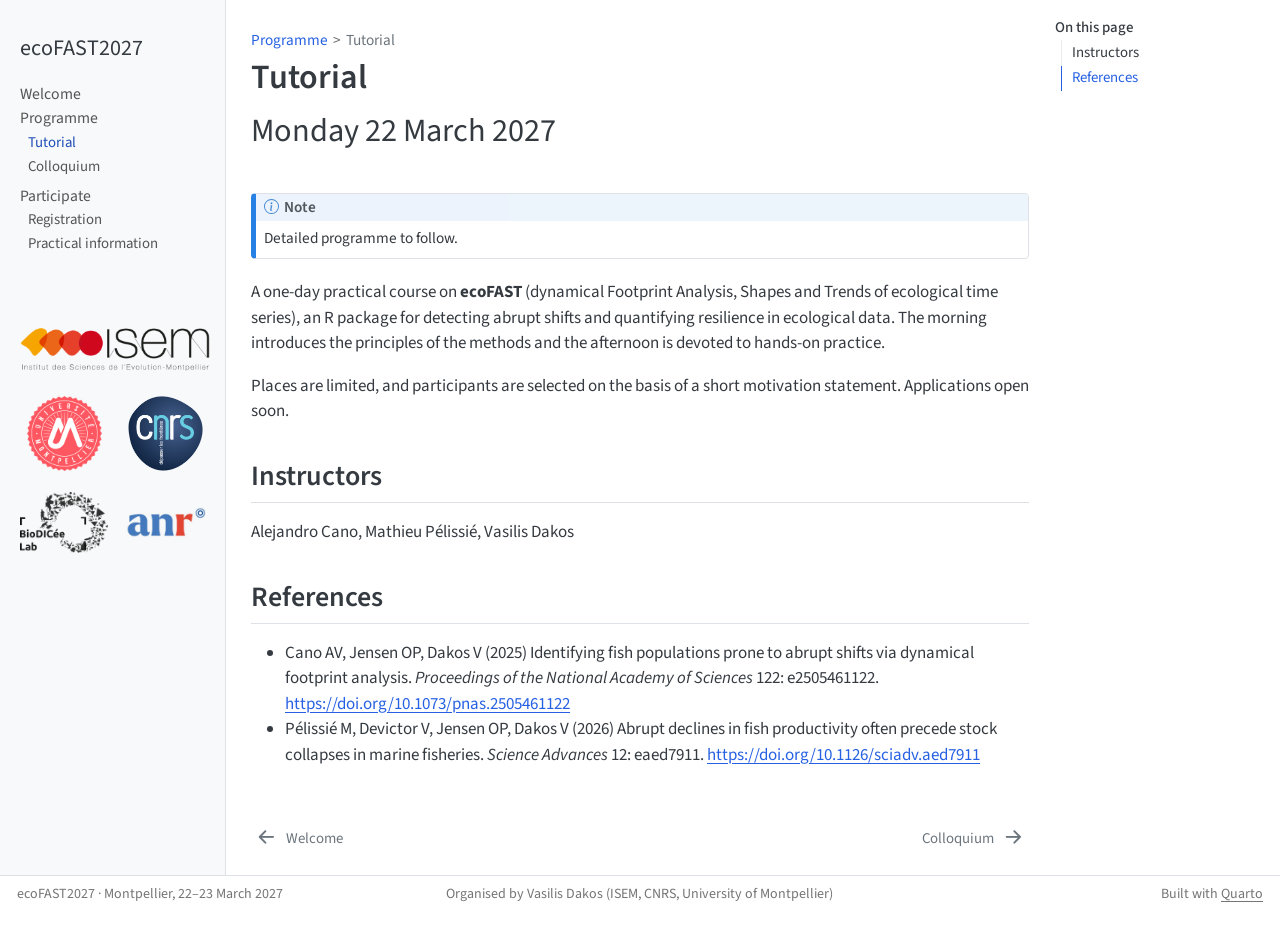
<file: docs/tutorial.html>
<!DOCTYPE html>
<html xmlns="http://www.w3.org/1999/xhtml" lang="en" xml:lang="en"><head>

<meta charset="utf-8">
<meta name="generator" content="quarto-1.10.18">

<meta name="viewport" content="width=device-width, initial-scale=1.0, user-scalable=yes">


<title>Tutorial – ecoFAST2027</title>
<style>
/* Default styles provided by pandoc.
** See https://pandoc.org/MANUAL.html#variables-for-html for config info.
*/
span.smallcaps{font-variant: small-caps;}
div.columns{display: flex; gap: 1.5em;}
div.column{flex: auto;}
@media screen {
div.columns{gap: min(4vw, 1.5em);}
div.column{overflow-x: auto;}
}
div.hanging-indent{margin-left: 1.5em; text-indent: -1.5em;}
ul.task-list{list-style: none;}
ul.task-list li input[type="checkbox"] {
  width: 0.8em;
  margin: 0 0.8em 0.2em -1em; /* quarto-specific, see https://github.com/quarto-dev/quarto-cli/issues/4556 */ 
  vertical-align: middle;
}
</style>


<script src="site_libs/quarto-nav/quarto-nav.js"></script>
<script src="site_libs/quarto-nav/headroom.min.js"></script>
<script src="site_libs/clipboard/clipboard.min.js"></script>
<script src="site_libs/quarto-search/autocomplete.umd.js"></script>
<script src="site_libs/quarto-search/fuse.min.js"></script>
<script src="site_libs/quarto-search/quarto-search.js"></script>
<meta name="quarto:offset" content="./">
<link href="./colloquium.html" rel="next">
<link href="./index.html" rel="prev">
<script src="site_libs/quarto-html/quarto.js" type="module"></script>
<script src="site_libs/quarto-html/tabsets/tabsets.js" type="module"></script>
<script src="site_libs/quarto-html/popper.min.js"></script>
<script src="site_libs/quarto-html/tippy.umd.min.js"></script>
<script src="site_libs/quarto-html/anchor.min.js"></script>
<link href="site_libs/quarto-html/tippy.css" rel="stylesheet">
<link href="site_libs/quarto-html/quarto-syntax-highlighting-64a204ab8560d761af7679ceaba22944.css" rel="stylesheet" id="quarto-text-highlighting-styles">
<script src="site_libs/bootstrap/bootstrap.min.js"></script>
<link href="site_libs/bootstrap/bootstrap-icons.css" rel="stylesheet">
<link href="site_libs/bootstrap/bootstrap-2c353fb1ee9795f3e46801e7bd733d82.min.css" rel="stylesheet" append-hash="true" id="quarto-bootstrap" data-mode="light">
<script id="quarto-search-options" type="application/json">{
  "location": "sidebar",
  "copy-button": false,
  "collapse-after": 3,
  "panel-placement": "start",
  "type": "textbox",
  "limit": 50,
  "keyboard-shortcut": [
    "f",
    "/",
    "s"
  ],
  "show-item-context": false,
  "language": {
    "search-no-results-text": "No results",
    "search-matching-documents-text": "matching documents",
    "search-copy-link-title": "Copy link to search",
    "search-hide-matches-text": "Hide additional matches",
    "search-more-match-text": "more match in this document",
    "search-more-matches-text": "more matches in this document",
    "search-clear-button-title": "Clear",
    "search-text-placeholder": "",
    "search-detached-cancel-button-title": "Cancel",
    "search-submit-button-title": "Submit",
    "search-label": "Search"
  }
}</script>


<link rel="stylesheet" href="styles.css">
</head>

<body class="nav-sidebar docked quarto-light">

<div id="quarto-search-results"></div>
  <header id="quarto-header" class="headroom fixed-top">
  <nav class="quarto-secondary-nav">
    <div class="container-fluid d-flex">
      <button type="button" class="quarto-btn-toggle btn" data-bs-toggle="collapse" role="button" data-bs-target=".quarto-sidebar-collapse-item" aria-controls="quarto-sidebar" aria-expanded="false" aria-label="Toggle sidebar navigation" onclick="if (window.quartoToggleHeadroom) { window.quartoToggleHeadroom(); }">
        <i class="bi bi-layout-text-sidebar-reverse"></i>
      </button>
        <nav class="quarto-page-breadcrumbs" aria-label="breadcrumb"><ol class="breadcrumb"><li class="breadcrumb-item"><a href="./tutorial.html">Programme</a></li><li class="breadcrumb-item"><a href="./tutorial.html">Tutorial</a></li></ol></nav>
        <a class="flex-grow-1" role="navigation" data-bs-toggle="collapse" data-bs-target=".quarto-sidebar-collapse-item" aria-controls="quarto-sidebar" aria-expanded="false" aria-label="Toggle sidebar navigation" onclick="if (window.quartoToggleHeadroom) { window.quartoToggleHeadroom(); }">      
        </a>
    </div>
  </nav>
</header>
<!-- content -->
<div id="quarto-content" class="quarto-container page-columns page-rows-contents page-layout-article">
<!-- sidebar -->
  <nav id="quarto-sidebar" class="sidebar collapse collapse-horizontal quarto-sidebar-collapse-item sidebar-navigation docked overflow-auto">
    <div class="pt-lg-2 mt-2 text-left sidebar-header">
    <div class="sidebar-title mb-0 py-0">
      <a href="./">ecoFAST2027</a> 
    </div>
      </div>
    <div class="sidebar-menu-container"> 
    <ul class="list-unstyled mt-1">
        <li class="sidebar-item">
  <div class="sidebar-item-container"> 
  <a href="./index.html" class="sidebar-item-text sidebar-link">
 <span class="menu-text">Welcome</span></a>
  </div>
</li>
        <li class="sidebar-item sidebar-item-section">
      <div class="sidebar-item-container"> 
            <a class="sidebar-item-text sidebar-link text-start" data-bs-toggle="collapse" data-bs-target="#quarto-sidebar-section-1" role="navigation" aria-expanded="true">
 <span class="menu-text">Programme</span></a>
          <a class="sidebar-item-toggle text-start" data-bs-toggle="collapse" data-bs-target="#quarto-sidebar-section-1" role="navigation" aria-expanded="true" aria-label="Toggle section">
            <i class="bi bi-chevron-right ms-2"></i>
          </a> 
      </div>
      <ul id="quarto-sidebar-section-1" class="collapse list-unstyled sidebar-section depth1 show">  
          <li class="sidebar-item">
  <div class="sidebar-item-container"> 
  <a href="./tutorial.html" class="sidebar-item-text sidebar-link active">
 <span class="menu-text">Tutorial</span></a>
  </div>
</li>
          <li class="sidebar-item">
  <div class="sidebar-item-container"> 
  <a href="./colloquium.html" class="sidebar-item-text sidebar-link">
 <span class="menu-text">Colloquium</span></a>
  </div>
</li>
      </ul>
  </li>
        <li class="sidebar-item sidebar-item-section">
      <div class="sidebar-item-container"> 
            <a class="sidebar-item-text sidebar-link text-start" data-bs-toggle="collapse" data-bs-target="#quarto-sidebar-section-2" role="navigation" aria-expanded="true">
 <span class="menu-text">Participate</span></a>
          <a class="sidebar-item-toggle text-start" data-bs-toggle="collapse" data-bs-target="#quarto-sidebar-section-2" role="navigation" aria-expanded="true" aria-label="Toggle section">
            <i class="bi bi-chevron-right ms-2"></i>
          </a> 
      </div>
      <ul id="quarto-sidebar-section-2" class="collapse list-unstyled sidebar-section depth1 show">  
          <li class="sidebar-item">
  <div class="sidebar-item-container"> 
  <a href="./registration.html" class="sidebar-item-text sidebar-link">
 <span class="menu-text">Registration</span></a>
  </div>
</li>
          <li class="sidebar-item">
  <div class="sidebar-item-container"> 
  <a href="./practical.html" class="sidebar-item-text sidebar-link">
 <span class="menu-text">Practical information</span></a>
  </div>
</li>
      </ul>
  </li>
    </ul>
    </div>
<div class="quarto-sidebar-footer"><div class="sidebar-footer-item">
<div class="sidebar-logos">
<p><a href="https://isem-evolution.fr/en/"><img src="images/logos/isem.png" alt="ISEM"></a> <a href="https://www.umontpellier.fr/en/"><img src="images/logos/um.png" alt="University of Montpellier"></a> <a href="https://www.cnrs.fr/en"><img src="images/logos/cnrs.png" alt="CNRS"></a> <a href="https://biodicee.edu.umontpellier.fr/"><img src="images/logos/biodicee.png" alt="BioDICée Lab"></a> <a href="https://anr.fr/en/"><img src="images/logos/anr.jpg" alt="ANR"></a></p>
</div>
</div></div></nav>
<div id="quarto-sidebar-glass" class="quarto-sidebar-collapse-item" data-bs-toggle="collapse" data-bs-target=".quarto-sidebar-collapse-item"></div>
<!-- margin-sidebar -->
    <div id="quarto-margin-sidebar" class="sidebar margin-sidebar">
        <nav id="TOC" role="doc-toc" class="toc-active">
    <h2 id="toc-title">On this page</h2>
   
  <ul>
  <li><a href="#instructors" id="toc-instructors" class="nav-link active" data-scroll-target="#instructors">Instructors</a></li>
  <li><a href="#references" id="toc-references" class="nav-link" data-scroll-target="#references">References</a></li>
  </ul>
</nav>
    </div>
<!-- main -->
<main class="content" id="quarto-document-content">

<header id="title-block-header" class="quarto-title-block default"><nav class="quarto-page-breadcrumbs quarto-title-breadcrumbs d-none d-lg-block" aria-label="breadcrumb"><ol class="breadcrumb"><li class="breadcrumb-item"><a href="./tutorial.html">Programme</a></li><li class="breadcrumb-item"><a href="./tutorial.html">Tutorial</a></li></ol></nav>
<div class="quarto-title">
<h1 class="title">Tutorial</h1>
<p class="subtitle lead">Monday 22 March 2027</p>
</div>



<div class="quarto-title-meta">

    
  
    
  </div>
  


</header>


<div class="callout callout-style-default callout-note callout-titled">
<div class="callout-header d-flex align-content-center">
<div class="callout-icon-container">
<i class="callout-icon"></i>
</div>
<div class="callout-title-container flex-fill">
Note
</div>
</div>
<div class="callout-body-container callout-body">
<p>Detailed programme to follow.</p>
</div>
</div>
<p>A one-day practical course on <strong>ecoFAST</strong> (dynamical Footprint Analysis, Shapes and Trends of ecological time series), an R package for detecting abrupt shifts and quantifying resilience in ecological data. The morning introduces the principles of the methods and the afternoon is devoted to hands-on practice.</p>
<p>Places are limited, and participants are selected on the basis of a short motivation statement. Applications open soon.</p>
<section id="instructors" class="level2">
<h2 class="anchored" data-anchor-id="instructors">Instructors</h2>
<p>Alejandro Cano, Mathieu Pélissié, Vasilis Dakos</p>
</section>
<section id="references" class="level2">
<h2 class="anchored" data-anchor-id="references">References</h2>
<ul>
<li>Cano AV, Jensen OP, Dakos V (2025) Identifying fish populations prone to abrupt shifts via dynamical footprint analysis. <em>Proceedings of the National Academy of Sciences</em> 122: e2505461122. <a href="https://doi.org/10.1073/pnas.2505461122" class="uri">https://doi.org/10.1073/pnas.2505461122</a></li>
<li>Pélissié M, Devictor V, Jensen OP, Dakos V (2026) Abrupt declines in fish productivity often precede stock collapses in marine fisheries. <em>Science Advances</em> 12: eaed7911. <a href="https://doi.org/10.1126/sciadv.aed7911" class="uri">https://doi.org/10.1126/sciadv.aed7911</a></li>
</ul>


</section>

</main> <!-- /main -->
<script id="quarto-html-after-body" type="application/javascript">
  window.document.addEventListener("DOMContentLoaded", function (event) {
    const icon = "";
    const anchorJS = new window.AnchorJS();
    anchorJS.options = {
      placement: 'right',
      icon: icon
    };
    anchorJS.add('.anchored');
    const isCodeAnnotation = (el) => {
      for (const clz of el.classList) {
        if (clz.startsWith('code-annotation-')) {                     
          return true;
        }
      }
      return false;
    }
    const onCopySuccess = function(e) {
      // button target
      const button = e.trigger;
      // don't keep focus
      button.blur();
      // flash "checked"
      button.classList.add('code-copy-button-checked');
      var currentTitle = button.getAttribute("title");
      button.setAttribute("title", "Copied!");
      let tooltip;
      if (window.bootstrap) {
        button.setAttribute("data-bs-toggle", "tooltip");
        button.setAttribute("data-bs-placement", "left");
        button.setAttribute("data-bs-title", "Copied!");
        tooltip = new bootstrap.Tooltip(button, 
          { trigger: "manual", 
            customClass: "code-copy-button-tooltip",
            offset: [0, -8]});
        tooltip.show();    
      }
      setTimeout(function() {
        if (tooltip) {
          tooltip.hide();
          button.removeAttribute("data-bs-title");
          button.removeAttribute("data-bs-toggle");
          button.removeAttribute("data-bs-placement");
        }
        button.setAttribute("title", currentTitle);
        button.classList.remove('code-copy-button-checked');
      }, 1000);
      // clear code selection
      e.clearSelection();
    }
    const getTextToCopy = function(trigger) {
      const outerScaffold = trigger.parentElement.cloneNode(true);
      const codeEl = outerScaffold.querySelector('code');
      for (const childEl of codeEl.children) {
        if (isCodeAnnotation(childEl)) {
          childEl.remove();
        }
      }
      return codeEl.innerText;
    }
    const clipboard = new window.ClipboardJS('.code-copy-button:not([data-in-quarto-modal])', {
      text: getTextToCopy
    });
    clipboard.on('success', onCopySuccess);
    if (window.document.getElementById('quarto-embedded-source-code-modal')) {
      const clipboardModal = new window.ClipboardJS('.code-copy-button[data-in-quarto-modal]', {
        text: getTextToCopy,
        container: window.document.getElementById('quarto-embedded-source-code-modal')
      });
      clipboardModal.on('success', onCopySuccess);
    }
      var localhostRegex = new RegExp(/^(?:http|https):\/\/localhost\:?[0-9]*\//);
      var mailtoRegex = new RegExp(/^mailto:/);
        var filterRegex = new RegExp("https:\/\/dynshift\.github\.io\/ecoFAST2027\/");
      var isInternal = (href) => {
          return filterRegex.test(href) || localhostRegex.test(href) || mailtoRegex.test(href);
      }
      // Inspect non-navigation links and adorn them if external
     var links = window.document.querySelectorAll('a[href]:not(.nav-link):not(.navbar-brand):not(.toc-action):not(.sidebar-link):not(.sidebar-item-toggle):not(.pagination-link):not(.no-external):not([aria-hidden]):not(.dropdown-item):not(.quarto-navigation-tool):not(.about-link)');
      for (var i=0; i<links.length; i++) {
        const link = links[i];
        if (!isInternal(link.href)) {
          // undo the damage that might have been done by quarto-nav.js in the case of
          // links that we want to consider external
          if (link.dataset.originalHref !== undefined) {
            link.href = link.dataset.originalHref;
          }
        }
      }
    function tippyHover(el, contentFn, onTriggerFn, onUntriggerFn) {
      const config = {
        allowHTML: true,
        maxWidth: 500,
        delay: 100,
        arrow: false,
        appendTo: function(el) {
            return el.parentElement;
        },
        interactive: true,
        interactiveBorder: 10,
        theme: 'quarto',
        placement: 'bottom-start',
      };
      if (contentFn) {
        config.content = contentFn;
      }
      if (onTriggerFn) {
        config.onTrigger = onTriggerFn;
      }
      if (onUntriggerFn) {
        config.onUntrigger = onUntriggerFn;
      }
      window.tippy(el, config); 
    }
    const noterefs = window.document.querySelectorAll('a[role="doc-noteref"]');
    for (var i=0; i<noterefs.length; i++) {
      const ref = noterefs[i];
      tippyHover(ref, function() {
        // use id or data attribute instead here
        let href = ref.getAttribute('data-footnote-href') || ref.getAttribute('href');
        try { href = new URL(href).hash; } catch {}
        const id = href.replace(/^#\/?/, "");
        const note = window.document.getElementById(id);
        if (note) {
          return note.innerHTML;
        } else {
          return "";
        }
      });
    }
    const xrefs = window.document.querySelectorAll('a.quarto-xref');
    const processXRef = (id, note) => {
      // Strip column container classes
      const stripColumnClz = (el) => {
        el.classList.remove("page-full", "page-columns");
        if (el.children) {
          for (const child of el.children) {
            stripColumnClz(child);
          }
        }
      }
      stripColumnClz(note)
      if (id === null || id.startsWith('sec-')) {
        // Special case sections, only their first couple elements
        const container = document.createElement("div");
        if (note.children && note.children.length > 2) {
          container.appendChild(note.children[0].cloneNode(true));
          for (let i = 1; i < note.children.length; i++) {
            const child = note.children[i];
            if (child.tagName === "P" && child.innerText === "") {
              continue;
            } else {
              container.appendChild(child.cloneNode(true));
              break;
            }
          }
          if (window.Quarto?.typesetMath) {
            window.Quarto.typesetMath(container);
          }
          return container.innerHTML
        } else {
          if (window.Quarto?.typesetMath) {
            window.Quarto.typesetMath(note);
          }
          return note.innerHTML;
        }
      } else {
        // Remove any anchor links if they are present
        const anchorLink = note.querySelector('a.anchorjs-link');
        if (anchorLink) {
          anchorLink.remove();
        }
        if (window.Quarto?.typesetMath) {
          window.Quarto.typesetMath(note);
        }
        if (note.classList.contains("callout")) {
          return note.outerHTML;
        } else {
          return note.innerHTML;
        }
      }
    }
    for (var i=0; i<xrefs.length; i++) {
      const xref = xrefs[i];
      tippyHover(xref, undefined, function(instance) {
        instance.disable();
        let url = xref.getAttribute('href');
        let hash = undefined; 
        if (url.startsWith('#')) {
          hash = url;
        } else {
          try { hash = new URL(url).hash; } catch {}
        }
        if (hash) {
          const id = hash.replace(/^#\/?/, "");
          const note = window.document.getElementById(id);
          if (note !== null) {
            try {
              const html = processXRef(id, note.cloneNode(true));
              instance.setContent(html);
            } finally {
              instance.enable();
              instance.show();
            }
          } else {
            // See if we can fetch this
            fetch(url.split('#')[0])
            .then(res => res.text())
            .then(html => {
              const parser = new DOMParser();
              const htmlDoc = parser.parseFromString(html, "text/html");
              const note = htmlDoc.getElementById(id);
              if (note !== null) {
                const html = processXRef(id, note);
                instance.setContent(html);
              } 
            }).finally(() => {
              instance.enable();
              instance.show();
            });
          }
        } else {
          // See if we can fetch a full url (with no hash to target)
          // This is a special case and we should probably do some content thinning / targeting
          fetch(url)
          .then(res => res.text())
          .then(html => {
            const parser = new DOMParser();
            const htmlDoc = parser.parseFromString(html, "text/html");
            const note = htmlDoc.querySelector('main.content');
            if (note !== null) {
              // This should only happen for chapter cross references
              // (since there is no id in the URL)
              // remove the first header
              if (note.children.length > 0 && note.children[0].tagName === "HEADER") {
                note.children[0].remove();
              }
              const html = processXRef(null, note);
              instance.setContent(html);
            } 
          }).finally(() => {
            instance.enable();
            instance.show();
          });
        }
      }, function(instance) {
      });
    }
        let selectedAnnoteEl;
        const selectorForAnnotation = ( cell, annotation) => {
          let cellAttr = 'data-code-cell="' + cell + '"';
          let lineAttr = 'data-code-annotation="' +  annotation + '"';
          const selector = 'span[' + cellAttr + '][' + lineAttr + ']';
          return selector;
        }
        const selectCodeLines = (annoteEl) => {
          const doc = window.document;
          const targetCell = annoteEl.getAttribute("data-target-cell");
          const targetAnnotation = annoteEl.getAttribute("data-target-annotation");
          const annoteSpan = window.document.querySelector(selectorForAnnotation(targetCell, targetAnnotation));
          const lines = annoteSpan.getAttribute("data-code-lines").split(",");
          const lineIds = lines.map((line) => {
            return targetCell + "-" + line;
          })
          let top = null;
          let height = null;
          let parent = null;
          if (lineIds.length > 0) {
              //compute the position of the single el (top and bottom and make a div)
              const el = window.document.getElementById(lineIds[0]);
              top = el.offsetTop;
              height = el.offsetHeight;
              parent = el.parentElement.parentElement;
            if (lineIds.length > 1) {
              const lastEl = window.document.getElementById(lineIds[lineIds.length - 1]);
              const bottom = lastEl.offsetTop + lastEl.offsetHeight;
              height = bottom - top;
            }
            if (top !== null && height !== null && parent !== null) {
              // cook up a div (if necessary) and position it 
              let div = window.document.getElementById("code-annotation-line-highlight");
              if (div === null) {
                div = window.document.createElement("div");
                div.setAttribute("id", "code-annotation-line-highlight");
                div.style.position = 'absolute';
                parent.appendChild(div);
              }
              div.style.top = top - 2 + "px";
              div.style.height = height + 4 + "px";
              div.style.left = 0;
              let gutterDiv = window.document.getElementById("code-annotation-line-highlight-gutter");
              if (gutterDiv === null) {
                gutterDiv = window.document.createElement("div");
                gutterDiv.setAttribute("id", "code-annotation-line-highlight-gutter");
                gutterDiv.style.position = 'absolute';
                const codeCell = window.document.getElementById(targetCell);
                const gutter = codeCell.querySelector('.code-annotation-gutter');
                gutter.appendChild(gutterDiv);
              }
              gutterDiv.style.top = top - 2 + "px";
              gutterDiv.style.height = height + 4 + "px";
            }
            selectedAnnoteEl = annoteEl;
          }
        };
        const unselectCodeLines = () => {
          const elementsIds = ["code-annotation-line-highlight", "code-annotation-line-highlight-gutter"];
          elementsIds.forEach((elId) => {
            const div = window.document.getElementById(elId);
            if (div) {
              div.remove();
            }
          });
          selectedAnnoteEl = undefined;
        };
          // Handle positioning of the toggle
      window.addEventListener(
        "resize",
        throttle(() => {
          elRect = undefined;
          if (selectedAnnoteEl) {
            selectCodeLines(selectedAnnoteEl);
          }
        }, 10)
      );
      function throttle(fn, ms) {
      let throttle = false;
      let timer;
        return (...args) => {
          if(!throttle) { // first call gets through
              fn.apply(this, args);
              throttle = true;
          } else { // all the others get throttled
              if(timer) clearTimeout(timer); // cancel #2
              timer = setTimeout(() => {
                fn.apply(this, args);
                timer = throttle = false;
              }, ms);
          }
        };
      }
        // Attach click handler to the DT
        const annoteDls = window.document.querySelectorAll('dt[data-target-cell]');
        for (const annoteDlNode of annoteDls) {
          annoteDlNode.addEventListener('click', (event) => {
            const clickedEl = event.target;
            if (clickedEl !== selectedAnnoteEl) {
              unselectCodeLines();
              const activeEl = window.document.querySelector('dt[data-target-cell].code-annotation-active');
              if (activeEl) {
                activeEl.classList.remove('code-annotation-active');
              }
              selectCodeLines(clickedEl);
              clickedEl.classList.add('code-annotation-active');
            } else {
              // Unselect the line
              unselectCodeLines();
              clickedEl.classList.remove('code-annotation-active');
            }
          });
        }
    const findCites = (el) => {
      const parentEl = el.parentElement;
      if (parentEl) {
        const cites = parentEl.dataset.cites;
        if (cites) {
          return {
            el,
            cites: cites.split(' ')
          };
        } else {
          return findCites(el.parentElement)
        }
      } else {
        return undefined;
      }
    };
    var bibliorefs = window.document.querySelectorAll('a[role="doc-biblioref"]');
    for (var i=0; i<bibliorefs.length; i++) {
      const ref = bibliorefs[i];
      const citeInfo = findCites(ref);
      if (citeInfo) {
        tippyHover(citeInfo.el, function() {
          var popup = window.document.createElement('div');
          citeInfo.cites.forEach(function(cite) {
            var citeDiv = window.document.createElement('div');
            citeDiv.classList.add('hanging-indent');
            citeDiv.classList.add('csl-entry');
            var biblioDiv = window.document.getElementById('ref-' + cite);
            if (biblioDiv) {
              citeDiv.innerHTML = biblioDiv.innerHTML;
            }
            popup.appendChild(citeDiv);
          });
          return popup.innerHTML;
        });
      }
    }
  });
  </script>
<nav class="page-navigation">
  <div class="nav-page nav-page-previous">
      <a href="./index.html" class="pagination-link" aria-label="Welcome">
        <i class="bi bi-arrow-left-short"></i> <span class="nav-page-text">Welcome</span>
      </a>          
  </div>
  <div class="nav-page nav-page-next">
      <a href="./colloquium.html" class="pagination-link" aria-label="Colloquium">
        <span class="nav-page-text">Colloquium</span> <i class="bi bi-arrow-right-short"></i>
      </a>
  </div>
</nav>
</div> <!-- /content -->
<footer class="footer">
  <div class="nav-footer">
    <div class="nav-footer-left">
<p>ecoFAST2027 · Montpellier, 22–23 March 2027</p>
</div>   
    <div class="nav-footer-center">
<p>Organised by Vasilis Dakos (ISEM, CNRS, University of Montpellier)</p>
</div>
    <div class="nav-footer-right">
<p>Built with <a href="https://quarto.org/">Quarto</a></p>
</div>
  </div>
</footer>




</body></html>
</file>
<file: docs/site_libs/quarto-html/tippy.css>
.tippy-box[data-animation=fade][data-state=hidden]{opacity:0}[data-tippy-root]{max-width:calc(100vw - 10px)}.tippy-box{position:relative;background-color:#333;color:#fff;border-radius:4px;font-size:14px;line-height:1.4;white-space:normal;outline:0;transition-property:transform,visibility,opacity}.tippy-box[data-placement^=top]>.tippy-arrow{bottom:0}.tippy-box[data-placement^=top]>.tippy-arrow:before{bottom:-7px;left:0;border-width:8px 8px 0;border-top-color:initial;transform-origin:center top}.tippy-box[data-placement^=bottom]>.tippy-arrow{top:0}.tippy-box[data-placement^=bottom]>.tippy-arrow:before{top:-7px;left:0;border-width:0 8px 8px;border-bottom-color:initial;transform-origin:center bottom}.tippy-box[data-placement^=left]>.tippy-arrow{right:0}.tippy-box[data-placement^=left]>.tippy-arrow:before{border-width:8px 0 8px 8px;border-left-color:initial;right:-7px;transform-origin:center left}.tippy-box[data-placement^=right]>.tippy-arrow{left:0}.tippy-box[data-placement^=right]>.tippy-arrow:before{left:-7px;border-width:8px 8px 8px 0;border-right-color:initial;transform-origin:center right}.tippy-box[data-inertia][data-state=visible]{transition-timing-function:cubic-bezier(.54,1.5,.38,1.11)}.tippy-arrow{width:16px;height:16px;color:#333}.tippy-arrow:before{content:"";position:absolute;border-color:transparent;border-style:solid}.tippy-content{position:relative;padding:5px 9px;z-index:1}
</file>
<file: docs/site_libs/quarto-html/quarto-syntax-highlighting-64a204ab8560d761af7679ceaba22944.css>
/* quarto syntax highlight colors */
:root {
  --quarto-hl-ot-color: #003B4F;
  --quarto-hl-at-color: #657422;
  --quarto-hl-ss-color: #20794D;
  --quarto-hl-an-color: #5E5E5E;
  --quarto-hl-fu-color: #4758AB;
  --quarto-hl-st-color: #20794D;
  --quarto-hl-cf-color: #003B4F;
  --quarto-hl-op-color: #5E5E5E;
  --quarto-hl-er-color: #AD0000;
  --quarto-hl-bn-color: #AD0000;
  --quarto-hl-al-color: #AD0000;
  --quarto-hl-va-color: #111111;
  --quarto-hl-bu-color: inherit;
  --quarto-hl-ex-color: inherit;
  --quarto-hl-pp-color: #AD0000;
  --quarto-hl-in-color: #5E5E5E;
  --quarto-hl-vs-color: #20794D;
  --quarto-hl-wa-color: #5E5E5E;
  --quarto-hl-do-color: #5E5E5E;
  --quarto-hl-im-color: #00769E;
  --quarto-hl-ch-color: #20794D;
  --quarto-hl-dt-color: #AD0000;
  --quarto-hl-fl-color: #AD0000;
  --quarto-hl-co-color: #5E5E5E;
  --quarto-hl-cv-color: #5E5E5E;
  --quarto-hl-cn-color: #8f5902;
  --quarto-hl-sc-color: #5E5E5E;
  --quarto-hl-dv-color: #AD0000;
  --quarto-hl-kw-color: #003B4F;
}

/* other quarto variables */
:root {
  --quarto-font-monospace: SFMono-Regular, Menlo, Monaco, Consolas, "Liberation Mono", "Courier New", monospace;
}

/* syntax highlight based on Pandoc's rules */
pre > code.sourceCode > span {
  color: #003B4F;
}

code.sourceCode > span {
  color: #003B4F;
}

div.sourceCode,
div.sourceCode pre.sourceCode {
  color: #003B4F;
}

/* Normal */
code span {
  color: #003B4F;
}

/* Alert */
code span.al {
  color: #AD0000;
  font-style: inherit;
}

/* Annotation */
code span.an {
  color: #5E5E5E;
  font-style: inherit;
}

/* Attribute */
code span.at {
  color: #657422;
  font-style: inherit;
}

/* BaseN */
code span.bn {
  color: #AD0000;
  font-style: inherit;
}

/* BuiltIn */
code span.bu {
  font-style: inherit;
}

/* ControlFlow */
code span.cf {
  color: #003B4F;
  font-weight: bold;
  font-style: inherit;
}

/* Char */
code span.ch {
  color: #20794D;
  font-style: inherit;
}

/* Constant */
code span.cn {
  color: #8f5902;
  font-style: inherit;
}

/* Comment */
code span.co {
  color: #5E5E5E;
  font-style: inherit;
}

/* CommentVar */
code span.cv {
  color: #5E5E5E;
  font-style: italic;
}

/* Documentation */
code span.do {
  color: #5E5E5E;
  font-style: italic;
}

/* DataType */
code span.dt {
  color: #AD0000;
  font-style: inherit;
}

/* DecVal */
code span.dv {
  color: #AD0000;
  font-style: inherit;
}

/* Error */
code span.er {
  color: #AD0000;
  font-style: inherit;
}

/* Extension */
code span.ex {
  font-style: inherit;
}

/* Float */
code span.fl {
  color: #AD0000;
  font-style: inherit;
}

/* Function */
code span.fu {
  color: #4758AB;
  font-style: inherit;
}

/* Import */
code span.im {
  color: #00769E;
  font-style: inherit;
}

/* Information */
code span.in {
  color: #5E5E5E;
  font-style: inherit;
}

/* Keyword */
code span.kw {
  color: #003B4F;
  font-weight: bold;
  font-style: inherit;
}

/* Operator */
code span.op {
  color: #5E5E5E;
  font-style: inherit;
}

/* Other */
code span.ot {
  color: #003B4F;
  font-style: inherit;
}

/* Preprocessor */
code span.pp {
  color: #AD0000;
  font-style: inherit;
}

/* SpecialChar */
code span.sc {
  color: #5E5E5E;
  font-style: inherit;
}

/* SpecialString */
code span.ss {
  color: #20794D;
  font-style: inherit;
}

/* String */
code span.st {
  color: #20794D;
  font-style: inherit;
}

/* Variable */
code span.va {
  color: #111111;
  font-style: inherit;
}

/* VerbatimString */
code span.vs {
  color: #20794D;
  font-style: inherit;
}

/* Warning */
code span.wa {
  color: #5E5E5E;
  font-style: italic;
}

.prevent-inlining {
  content: "</";
}

/*# sourceMappingURL=9d8d5bb603a83b8298b89080a598c93b.css.map */
</file>
<file: docs/styles.css>
/* ecoFAST2027 site */

/* the short name under the title */
.quarto-title .subtitle { font-size: 1.9rem; font-weight: 400; }

/* Welcome page: the short name above the full title (same fonts, order only) */
body.welcome .quarto-title { display: flex; flex-direction: column; }
body.welcome .quarto-title .subtitle { order: -1; margin-bottom: 0.5rem; }

/* dates line above the banner */
.meeting-dates {
  display: block;
  font-size: 1.35rem;
  font-weight: 600;
  margin: 0.5rem 0 1rem 0;
}

/* partner logos at the bottom of the left sidebar (Quarto wraps them in a <p>) */
.sidebar-logos p { display: grid; grid-template-columns: 1fr 1fr; gap: 1.2rem 0.8rem;
  align-items: center; justify-items: center; margin: 2rem 0 1rem 0; }
.sidebar-logos img { max-width: 100%; height: auto; }
.sidebar-logos img[alt="ISEM"] { width: 190px; }
.sidebar-logos img[alt="University of Montpellier"], .sidebar-logos img[alt="CNRS"] { width: 75px; }
.sidebar-logos img[alt="BioDICée Lab"] { width: 95px; }
/* ANR initials logo (the version the ANR charter gives for partners); multiply hides its white background */
.sidebar-logos img[alt="ANR"] { width: 80px; mix-blend-mode: multiply; }
.sidebar-logos a:first-child { grid-column: 1 / -1; }

/* sidebar sections always expanded: no collapse arrows */
.sidebar-item-toggle { display: none; }
.sidebar-item-section > .sidebar-item-container > a[data-bs-toggle="collapse"] { pointer-events: none; }
</file>
